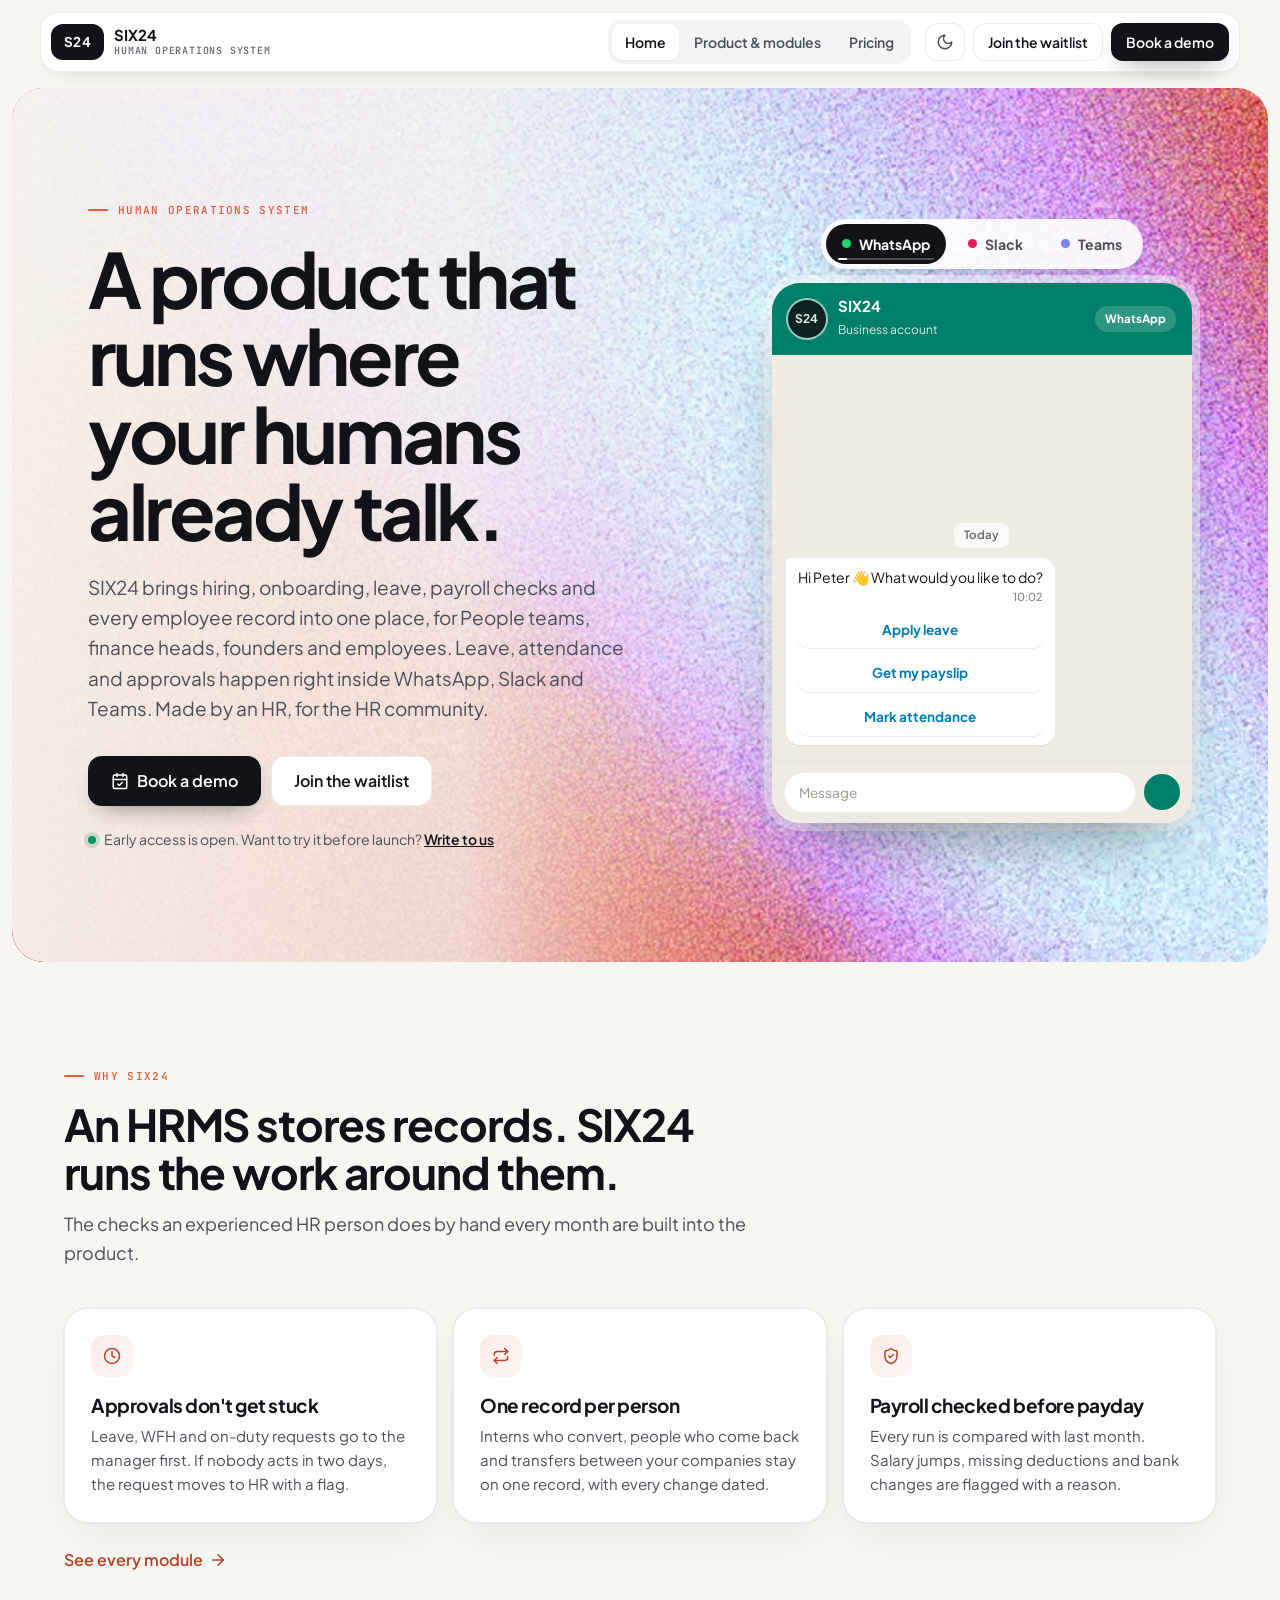
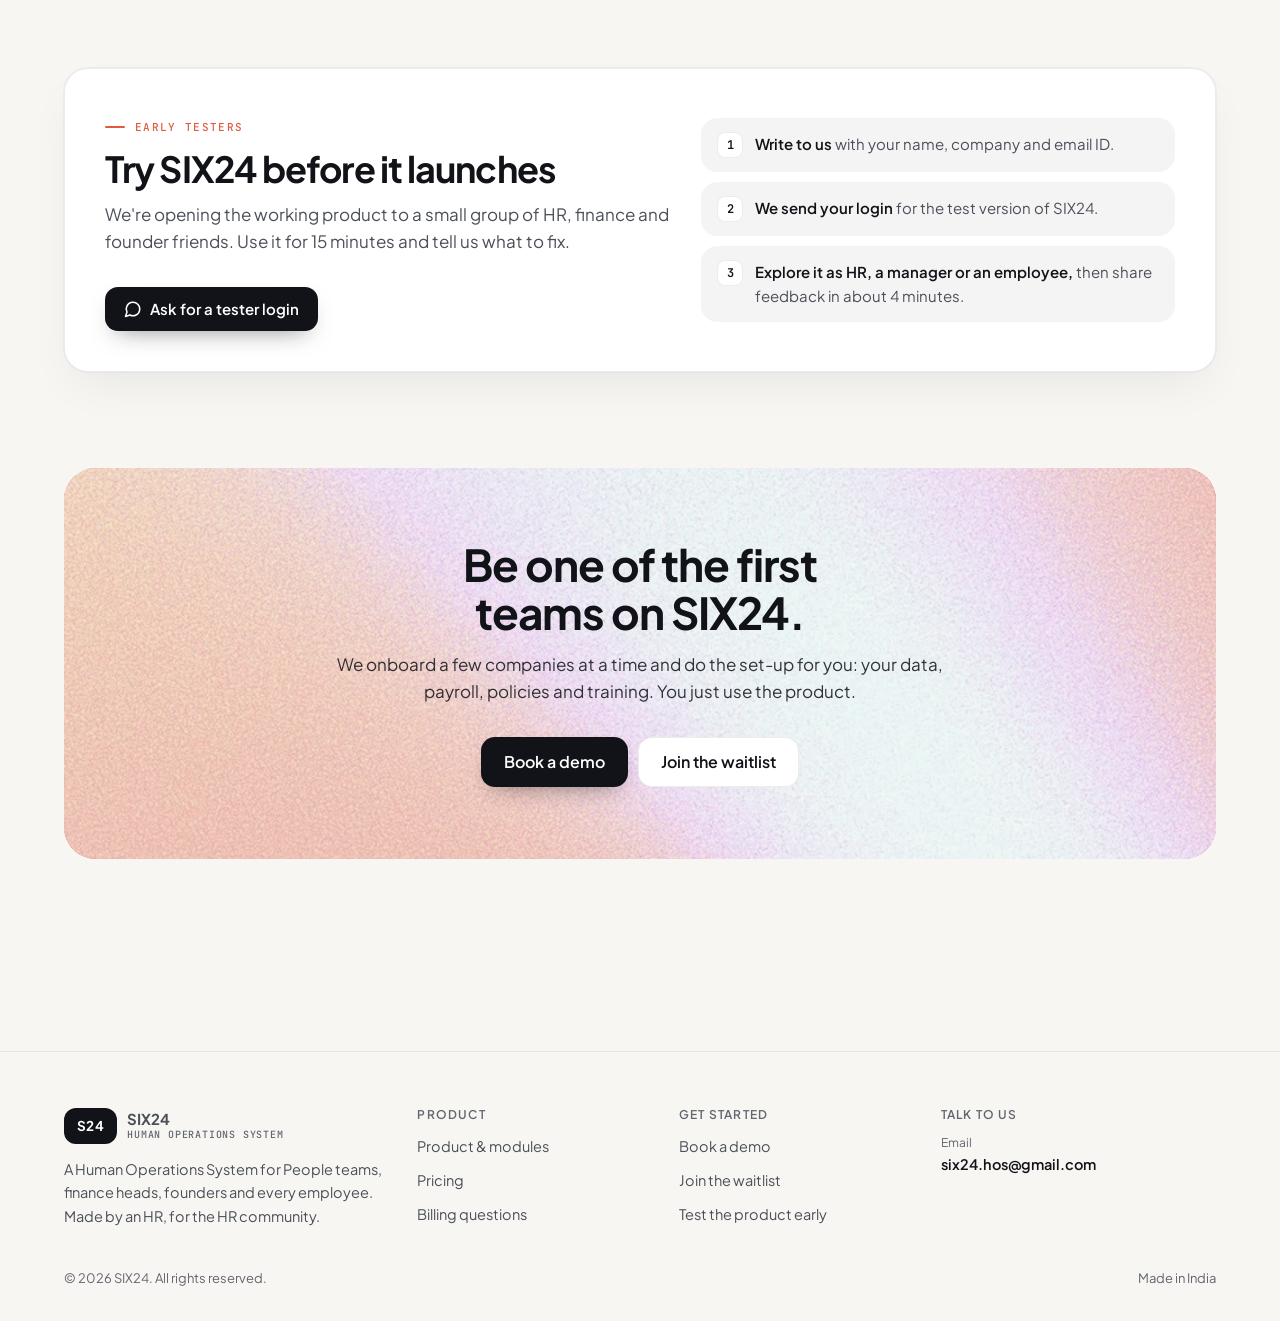
<file: index.html>
<!DOCTYPE html>
<html lang="en-IN" class="light no-js">
<head>
<meta charset="utf-8">
<meta name="viewport" content="width=device-width, initial-scale=1, viewport-fit=cover">
<title>SIX24 · Human Operations System</title>
<meta name="description" content="SIX24 brings hiring, onboarding, leave, payroll checks and every employee record into one place. Made by an HR, for the HR community.">
<script>(function(){var t;try{t=localStorage.getItem('six24.theme')}catch(e){}if(t!=='dark'&&t!=='light')t=window.matchMedia&&matchMedia('(prefers-color-scheme: dark)').matches?'dark':'light';document.documentElement.className=t+' no-js'})()</script>
<link rel="icon" href="assets/favicon.svg" type="image/svg+xml">
<link rel="canonical" href="https://six24.in/">
<meta property="og:type" content="website">
<meta property="og:site_name" content="SIX24">
<meta property="og:title" content="SIX24 · Human Operations System">
<meta property="og:description" content="SIX24 brings hiring, onboarding, leave, payroll checks and every employee record into one place. Made by an HR, for the HR community.">
<meta property="og:url" content="https://six24.in/">
<meta property="og:image" content="https://six24.in/assets/media/hero-poster.jpg">
<meta name="twitter:card" content="summary_large_image">
<meta name="theme-color" content="#F7F6F2" media="(prefers-color-scheme: light)">
<meta name="theme-color" content="#0C0D11" media="(prefers-color-scheme: dark)">
<link rel="preconnect" href="https://fonts.googleapis.com"><link rel="preconnect" href="https://fonts.gstatic.com" crossorigin><link href="https://fonts.googleapis.com/css2?family=Plus+Jakarta+Sans:wght@400;500;600;700;800&family=JetBrains+Mono:wght@400;500;600&display=swap" rel="stylesheet">
<link rel="stylesheet" href="assets/site.css">
</head>
<body>
<a class="skip" href="#main">Skip to content</a>
<header class="site-head">
  <div class="head-bar">
    <a class="logo" href="" aria-label="SIX24 home"><span class="s24">S24</span><span class="logo-t">SIX24<small>Human Operations System</small></span></a>
    <nav class="nav" aria-label="Main"><a href="" aria-current="page">Home</a><a href="product/">Product &amp; modules</a><a href="pricing/">Pricing</a></nav>
    <div class="head-r">
      <button class="icon-btn" type="button" data-theme-btn aria-label="Switch theme"></button>
      <a class="btn btn-sm head-cta" href="waitlist/">Join the waitlist</a>
      <a class="btn btn-sm btn-primary head-cta" href="demo/">Book a demo</a>
      <button class="icon-btn menu-btn" type="button" aria-expanded="false" aria-controls="mob-nav" aria-label="Menu"><svg class="i" viewBox="0 0 24 24" aria-hidden="true"><path d="M4 6h16M4 12h16M4 18h16"/></svg></button>
    </div>
  </div>
</header>
<nav class="mob-nav" id="mob-nav" aria-label="Main"><a href="" aria-current="page">Home</a><a href="product/">Product &amp; modules</a><a href="pricing/">Pricing</a>
  <div class="btns"><a class="btn" href="waitlist/">Join the waitlist</a><a class="btn btn-primary" href="demo/">Book a demo</a></div>
</nav>
<main id="main">

<section class="hero" aria-labelledby="hero-h">
  <div class="hero-panel">
    <video class="hero-video" autoplay muted loop playsinline preload="metadata" poster="assets/media/hero-poster.jpg" aria-hidden="true"><source src="assets/media/hero-bg.mp4" type="video/mp4"></video>
    <div class="hero-in">
      <div class="hero-txt">
        <span class="eyebrow">Human Operations System</span>
        <h1 id="hero-h">A product that runs where your humans already talk.</h1>
        <p class="hero-p">SIX24 brings hiring, onboarding, leave, payroll checks and every employee record into one place, for People teams, finance heads, founders and employees. Leave, attendance and approvals happen right inside WhatsApp, Slack and Teams. Made by an HR, for the HR community.</p>
        <div class="hero-cta">
          <a class="btn btn-primary btn-lg" href="demo/"><svg class="i" viewBox="0 0 24 24" aria-hidden="true"><rect width="18" height="18" x="3" y="4" rx="2"/><path d="M16 2v4M8 2v4M3 10h18"/><path d="m9 16 2 2 4-4"/></svg>Book a demo</a>
          <a class="btn btn-lg" href="waitlist/">Join the waitlist</a>
        </div>
        <p class="hero-note"><span class="dot" aria-hidden="true"></span>Early access is open. Want to try it before launch? <a href="#" data-mail data-subject="I'd like to test SIX24 before launch">Write to us</a></p>
      </div>
      <div class="demo" aria-label="Demo: an employee applies for leave in WhatsApp, Slack or Teams and SIX24 handles the approval">
        <div class="demo-tabs" role="tablist">
          <button class="demo-tab" type="button" role="tab" data-app="wa" style="--app:#25D366" aria-selected="true"><i></i>WhatsApp<span class="prog"></span></button>
          <button class="demo-tab" type="button" role="tab" data-app="sl" style="--app:#E01E5A" aria-selected="false"><i></i>Slack<span class="prog"></span></button>
          <button class="demo-tab" type="button" role="tab" data-app="tm" style="--app:#7B83EB" aria-selected="false"><i></i>Teams<span class="prog"></span></button>
        </div>
        <div class="phone" data-app="wa" role="tabpanel" aria-live="off">
          <div class="ph-head"><span class="ph-av" aria-hidden="true">S24</span><div><b>SIX24</b><span data-sub>Business account</span></div><span class="app-name" data-appname>WhatsApp</span></div>
          <div class="ph-body"><div class="ph-scroll" data-chat></div></div>
          <div class="ph-input"><span>Message</span><b aria-hidden="true"></b></div>
        </div>
      </div>
    </div>
  </div>
</section>

<section class="section" aria-labelledby="diff-h">
  <div class="wrap">
    <div class="s-head rv">
      <span class="eyebrow">Why SIX24</span>
      <h2 id="diff-h">An HRMS stores records. SIX24 runs the work around them.</h2>
      <p>The checks an experienced HR person does by hand every month are built into the product.</p>
    </div>
    <div class="trio">
      <article class="panel rv"><span class="ico"><svg class="i" viewBox="0 0 24 24" aria-hidden="true"><circle cx="12" cy="12" r="10"/><path d="M12 6v6l4 2"/></svg></span><h3>Approvals don't get stuck</h3><p>Leave, WFH and on-duty requests go to the manager first. If nobody acts in two days, the request moves to HR with a flag.</p></article>
      <article class="panel rv"><span class="ico"><svg class="i" viewBox="0 0 24 24" aria-hidden="true"><path d="m17 2 4 4-4 4"/><path d="M3 11v-1a4 4 0 0 1 4-4h14M7 22l-4-4 4-4"/><path d="M21 13v1a4 4 0 0 1-4 4H3"/></svg></span><h3>One record per person</h3><p>Interns who convert, people who come back and transfers between your companies stay on one record, with every change dated.</p></article>
      <article class="panel rv"><span class="ico"><svg class="i" viewBox="0 0 24 24" aria-hidden="true"><path d="M20 13c0 5-3.5 7.5-7.66 8.95a1 1 0 0 1-.67-.01C7.5 20.5 4 18 4 13V6a1 1 0 0 1 1-1c2 0 4.5-1.2 6.24-2.72a1.17 1.17 0 0 1 1.52 0C14.51 3.81 17 5 19 5a1 1 0 0 1 1 1z"/><path d="m9 12 2 2 4-4"/></svg></span><h3>Payroll checked before payday</h3><p>Every run is compared with last month. Salary jumps, missing deductions and bank changes are flagged with a reason.</p></article>
    </div>
    <p style="margin-top:24px" class="rv"><a class="link" href="product/">See every module <svg class="i" viewBox="0 0 24 24" aria-hidden="true"><path d="M5 12h14"/><path d="m12 5 7 7-7 7"/></svg></a></p>
  </div>
</section>

<section class="wrap" aria-labelledby="test-h">
  <div class="panel tester rv">
    <div>
      <span class="eyebrow">Early testers</span>
      <h2 id="test-h" style="margin-top:14px">Try SIX24 before it launches</h2>
      <p>We're opening the working product to a small group of HR, finance and founder friends. Use it for 15 minutes and tell us what to fix.</p>
      <div class="hero-cta"><a class="btn btn-primary" href="#" data-mail data-subject="I'd like to test SIX24 before launch"><svg class="i" viewBox="0 0 24 24" aria-hidden="true"><path d="M7.9 20A9 9 0 1 0 4 16.1L2 22Z"/></svg>Ask for a tester login</a></div>
    </div>
    <ol class="steps-mini">
      <li><b>1</b><span><strong>Write to us</strong> with your name, company and email ID.</span></li>
      <li><b>2</b><span><strong>We send your login</strong> for the test version of SIX24.</span></li>
      <li><b>3</b><span><strong>Explore it as HR, a manager or an employee,</strong> then share feedback in about 4 minutes.</span></li>
    </ol>
  </div>
</section>

<section class="section" aria-labelledby="close-h">
  <div class="wrap">
    <div class="closing rv">
      <h2 id="close-h">Be one of the first teams on SIX24.</h2>
      <p>We onboard a few companies at a time and do the set-up for you: your data, payroll, policies and training. You just use the product.</p>
      <div class="hero-cta"><a class="btn btn-primary btn-lg" href="demo/">Book a demo</a><a class="btn btn-lg" href="waitlist/">Join the waitlist</a></div>
    </div>
  </div>
</section>
</main>
<footer class="site-foot">
  <div class="wrap">
    <div class="foot-top">
      <div>
        <a class="logo" href=""><span class="s24">S24</span><span class="logo-t">SIX24<small>Human Operations System</small></span></a>
        <p>A Human Operations System for People teams, finance heads, founders and every employee. Made by an HR, for the HR community.</p>
      </div>
      <div><h4>Product</h4><ul><li><a href="product/">Product &amp; modules</a></li><li><a href="pricing/">Pricing</a></li><li><a href="pricing/#faq">Billing questions</a></li></ul></div>
      <div><h4>Get started</h4><ul><li><a href="demo/">Book a demo</a></li><li><a href="waitlist/">Join the waitlist</a></li><li><a href="#" data-mail data-subject="I'd like to test SIX24 before launch">Test the product early</a></li></ul></div>
      <div class="reach"><h4>Talk to us</h4>
        <a href="#" data-mail><small>Email</small><span>six24.hos@gmail.com</span></a>
      </div>
    </div>
    <div class="foot-base"><span>© <span id="year">2026</span> SIX24. All rights reserved.</span><span>Made in India</span></div>
  </div>
</footer>
<script src="assets/config.js"></script>
<script src="assets/site.js"></script>
</body>
</html>
</file>
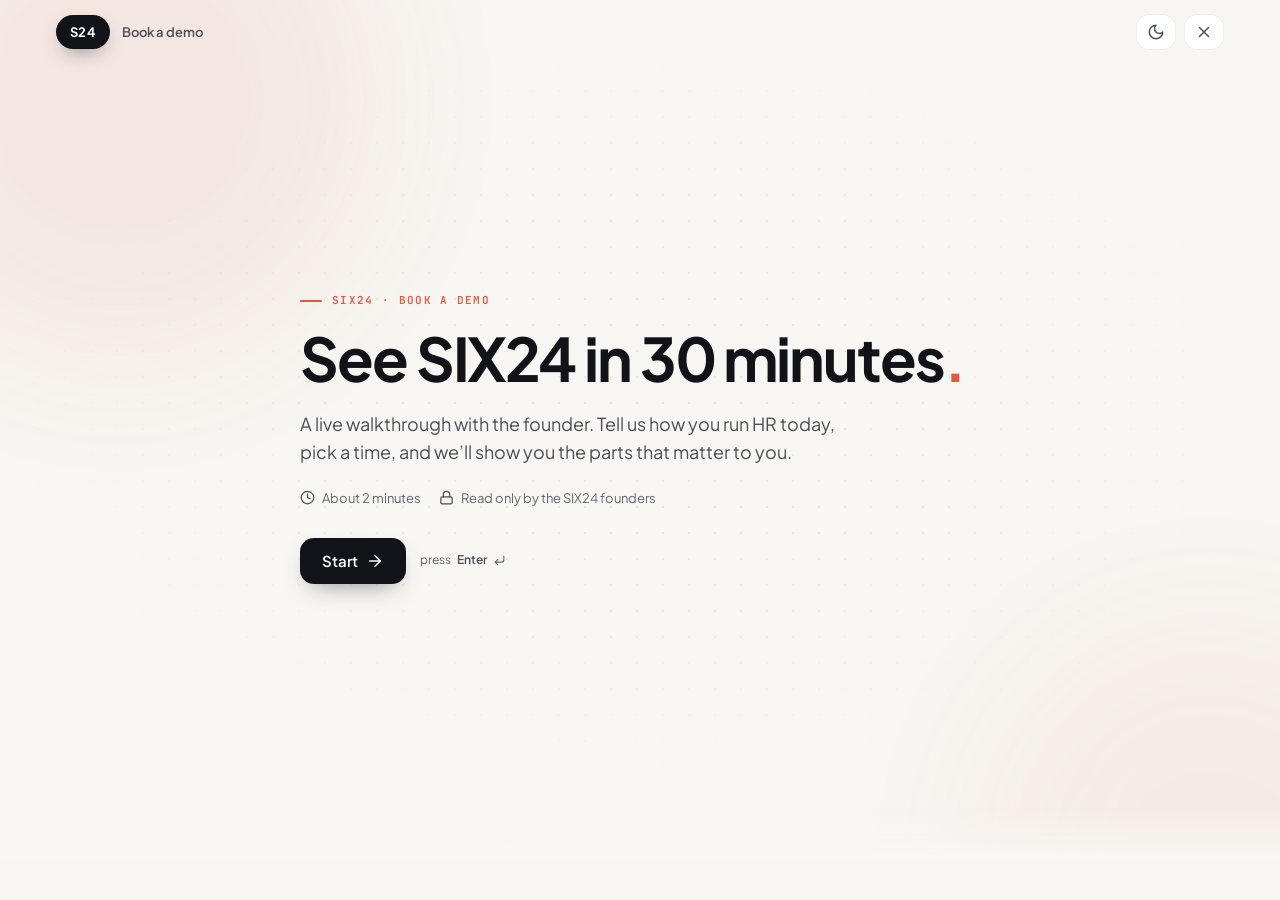
<file: demo/index.html>
<!DOCTYPE html>
<html lang="en-IN" class="light">
<head>
<meta charset="utf-8">
<meta name="viewport" content="width=device-width, initial-scale=1, viewport-fit=cover">
<title>Book a demo · SIX24</title>
<meta name="description" content="Book a 30-minute walkthrough of SIX24, the Human Operations System.">
<link rel="icon" href="../assets/favicon.svg" type="image/svg+xml">
<link rel="canonical" href="https://six24.in/demo/">
<meta property="og:title" content="Book a demo · SIX24"><meta property="og:description" content="Book a 30-minute walkthrough of SIX24, the Human Operations System."><meta property="og:url" content="https://six24.in/demo/"><meta property="og:image" content="https://six24.in/assets/media/hero-poster.jpg">
<script>(function(){var t;try{t=localStorage.getItem('six24.theme')}catch(e){}if(t)t=t.replace(/"/g,'');if(t!=='dark'&&t!=='light')t=matchMedia('(prefers-color-scheme: dark)').matches?'dark':'light';document.documentElement.className=t})()</script>
<link rel="preconnect" href="https://fonts.googleapis.com"><link rel="preconnect" href="https://fonts.gstatic.com" crossorigin><link href="https://fonts.googleapis.com/css2?family=Plus+Jakarta+Sans:wght@400;500;600;700&family=JetBrains+Mono:wght@400;500;600&display=swap" rel="stylesheet">
<link rel="stylesheet" href="../assets/flow.css">
</head>
<body>
<div class="amb" aria-hidden="true"><div class="blob b1"></div><div class="blob b2"></div></div>
<div class="prog" aria-hidden="true"><i id="progBar"></i></div>
<header class="top">
  <a class="brand" href="../" aria-label="SIX24 home"><span class="s24">S24</span><span class="brand-t">Book a demo</span></a>
  <div class="top-r">
    <span class="count mono" id="count"></span>
    <button class="icon-btn" id="themeBtn" type="button" aria-label="Switch theme" title="Switch theme"></button>
    <a class="icon-btn" id="closeBtn" href="../" aria-label="Close and go back to six24.in" title="Close"></a>
  </div>
</header>
<main class="stage" id="stage" aria-live="polite"></main>
<input class="hp" id="hp" tabindex="-1" autocomplete="off" aria-hidden="true">
<div class="foot" aria-hidden="true"></div>
<nav class="pager" id="pager" aria-label="Question navigation"><button id="upBtn" type="button" aria-label="Previous question"></button><button id="downBtn" type="button" aria-label="Next question"></button></nav>
<div class="pv" id="pv">Preview: answers stay in this browser until the form is connected</div>
<div class="scrim" id="scrim" role="dialog" aria-modal="true" aria-labelledby="dlgT">
  <div class="dlg">
    <h2 id="dlgT">Leave this form?</h2>
    <p>Your answers are kept on this device if you save them. Open this page again to pick up where you left off.</p>
    <div class="dlg-a"><button class="btn btn-bad" id="dDiscard" type="button">Discard</button><button class="btn" id="dCont" type="button">Continue</button><button class="btn-primary" id="dSave" type="button">Save and leave</button></div>
  </div>
</div>
<div class="toast" id="toast" role="status"></div>
<script src="../assets/config.js"></script>
<script>

const ROLES = ['People / HR', 'Finance', 'Founder / Leadership', 'Manager', 'Employee', 'Other'];
const SIZES = ['Under 15', '15 – 50', '51 – 100', '101 – 300', '301 – 1,000', '1,000+'];

function days() {
  const out = [], d = new Date(), M = ['Jan','Feb','Mar','Apr','May','Jun','Jul','Aug','Sep','Oct','Nov','Dec'], W = ['Sun','Mon','Tue','Wed','Thu','Fri','Sat'];
  d.setHours(12, 0, 0, 0);
  while (out.length < 8) { d.setDate(d.getDate() + 1); if (d.getDay() === 0 || d.getDay() === 6) continue; out.push(W[d.getDay()] + ', ' + String(d.getDate()).padStart(2, '0') + ' ' + M[d.getMonth()] + ' ' + d.getFullYear()); }
  return out;
}
window.FLOW = {
  key: 'demo', home: '../', submitLabel: 'Request the demo', prefill: ['plan', 'name', 'email'],
  welcome: { eyebrow: 'SIX24 · Book a demo', title: 'See SIX24 in 30 minutes', text: 'A live walkthrough with the founder. Tell us how you run HR today, pick a time, and we’ll show you the parts that matter to you.', time: 'About 2 minutes' },
  steps: [
    { id: 'name', type: 'text', title: 'First things first, what’s your name?', ph: 'Type your name', req: 1, max: 80, ac: 'name' },
    { id: 'email', type: 'email', title: 'Thanks, <em>{first}</em>. Where should we send the invite?', help: 'Your work email works best.', ph: 'name@company.com', req: 1 },
    { id: 'company', type: 'text', title: 'Which company are you with?', ph: 'Company name', req: 1, max: 100, ac: 'organization' },
    { id: 'role', type: 'single', title: 'What do you do, {first}?', opts: ROLES, other: 'Other', req: 1 },
    { id: 'size', type: 'single', title: 'How many people work there?', opts: SIZES, two: 1, req: 1 },
    { id: 'entities', type: 'single', title: 'How many legal companies do you run payroll for?', opts: ['One', '2 – 3', '4 or more'], req: 1 },
    { id: 'focus', type: 'multi', title: 'What should we cover?', opts: ['Hiring', 'Onboarding', 'Leave and attendance', 'Payroll', 'People records', 'Policies and documents', 'Engagement', 'Pricing and set-up'], two: 1, req: 1 },
    { id: 'day', type: 'single', title: 'Which day suits you?', help: 'We’ll confirm the exact time by email.', opts: days, two: 1, req: 1 },
    { id: 'slot', type: 'single', title: 'And what time of day?', help: 'All times are Indian Standard Time.', opts: [{ v: 'Morning', s: '10 am – 12 pm' }, { v: 'Afternoon', s: '2 pm – 4 pm' }, { v: 'Evening', s: '5 pm – 7 pm' }], req: 1 },
    { id: 'mode', type: 'single', title: 'How would you like to meet?', opts: ['Google Meet', 'Zoom', 'Microsoft Teams', 'Phone or WhatsApp call'], req: 1 },
    { id: 'phone', type: 'phone', title: 'Your phone number?', help: 'In case we need to reach you before the call.', ph: '98765 43210', req: 1 },
    { id: 'notes', type: 'long', title: 'Anything we should know before the call?', ph: 'For example: we run payroll for 120 people across two companies on spreadsheets.' }
  ],
  end: (A, esc) => ({
    title: 'Request received, ' + esc((A.name || '').split(' ')[0]),
    text: 'We’ll confirm your demo for <b>' + esc(A.day) + ', ' + esc((A.slot || '').toLowerCase()) + '</b> by email at ' + esc(A.email) + ', within one working day.',
    recap: [['Meeting', A.mode || '–'], ['We’ll cover', (A.focus || []).slice(0, 3).join(', ') + ((A.focus || []).length > 3 ? ' and more' : '')]],
    actions: '<a class="btn-primary" href="../product/">Explore the product</a><a class="btn" href="../">Back to six24.in</a>'
  })
};

</script>
<script src="../assets/flow.js"></script>
</body>
</html>
</file>
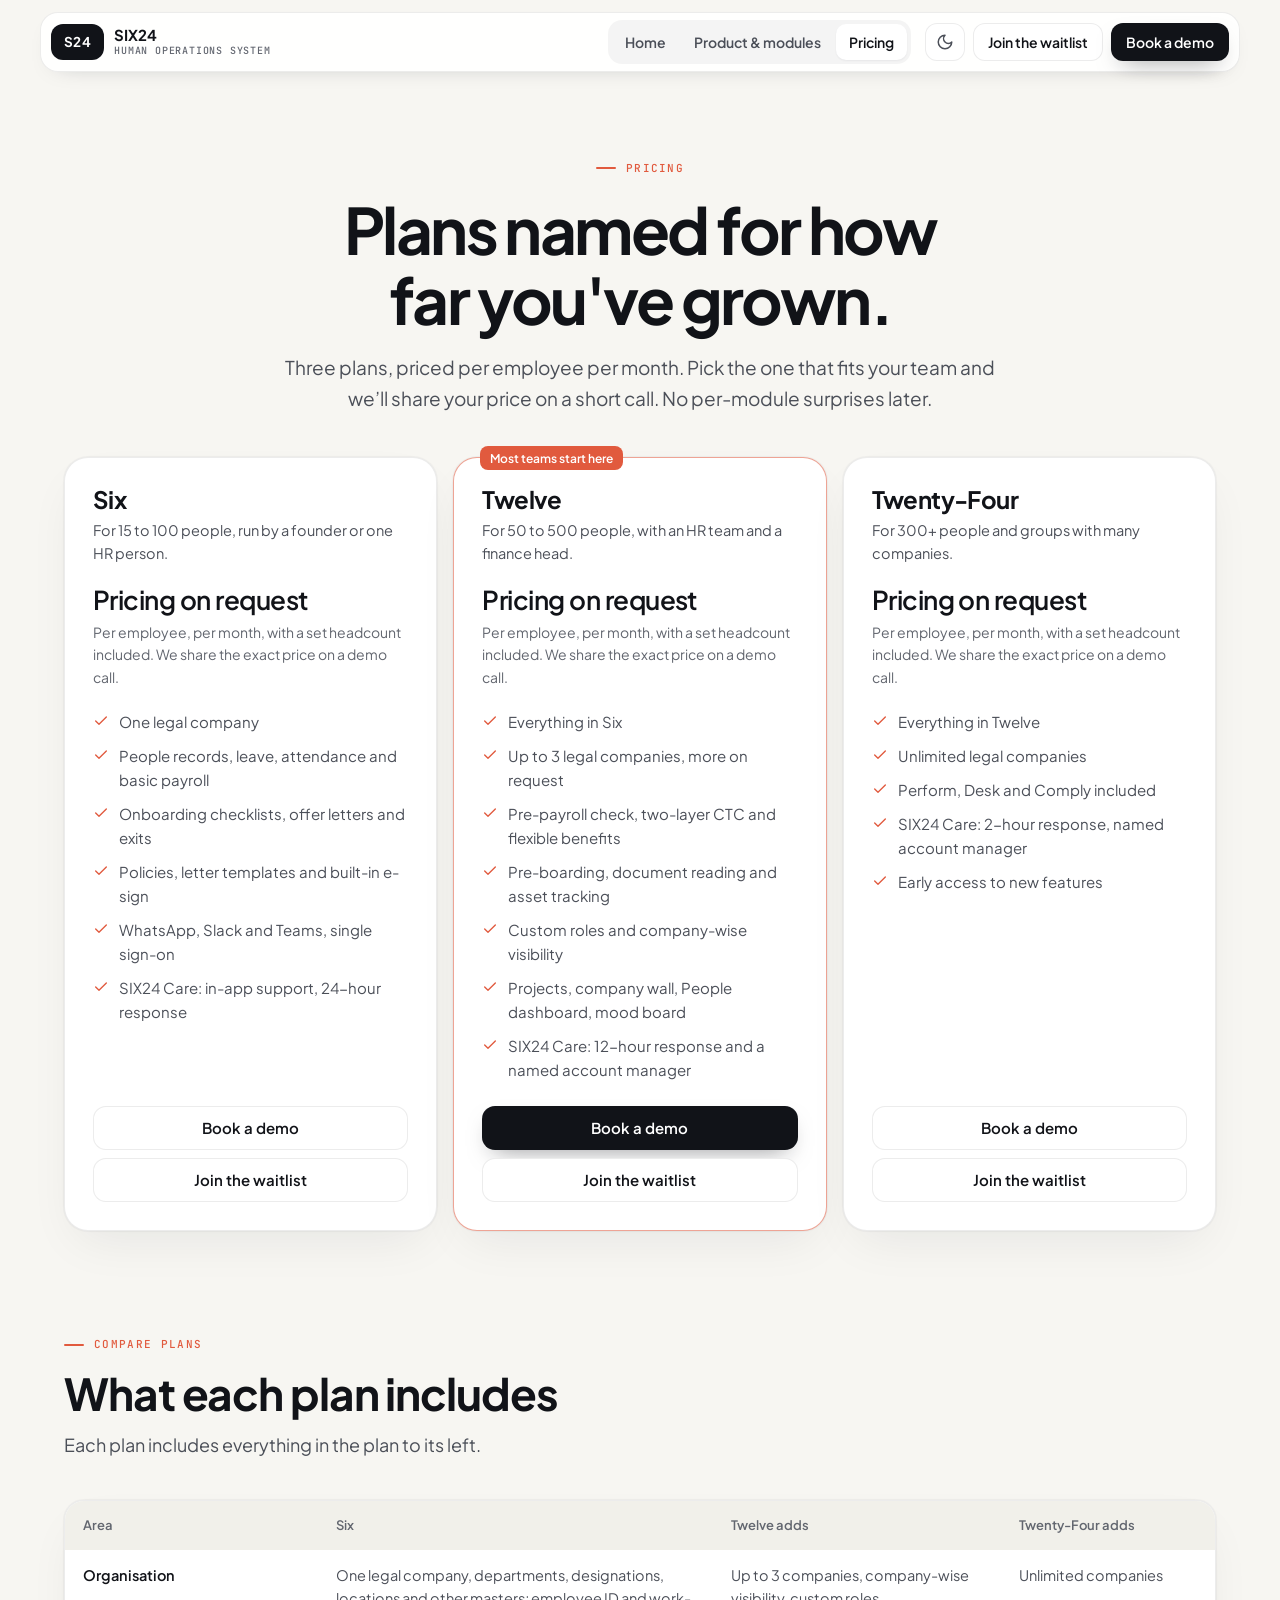
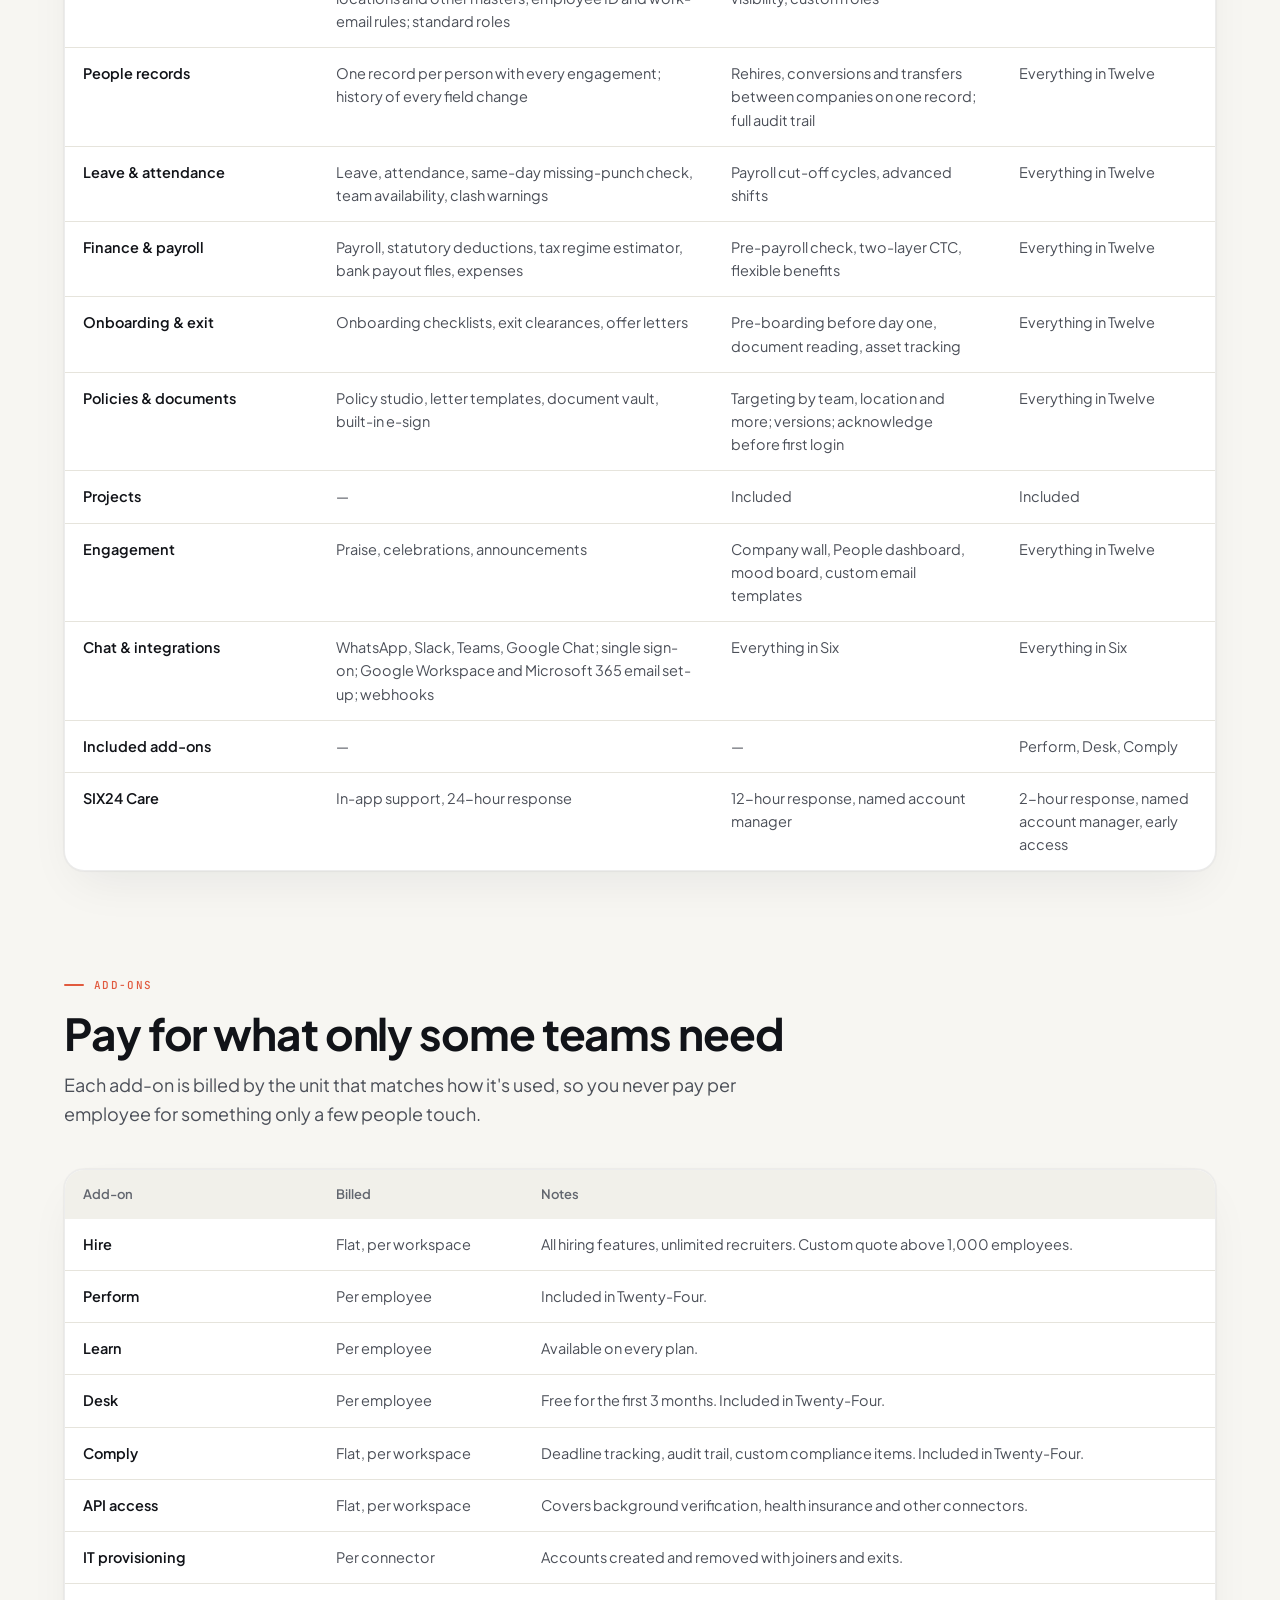
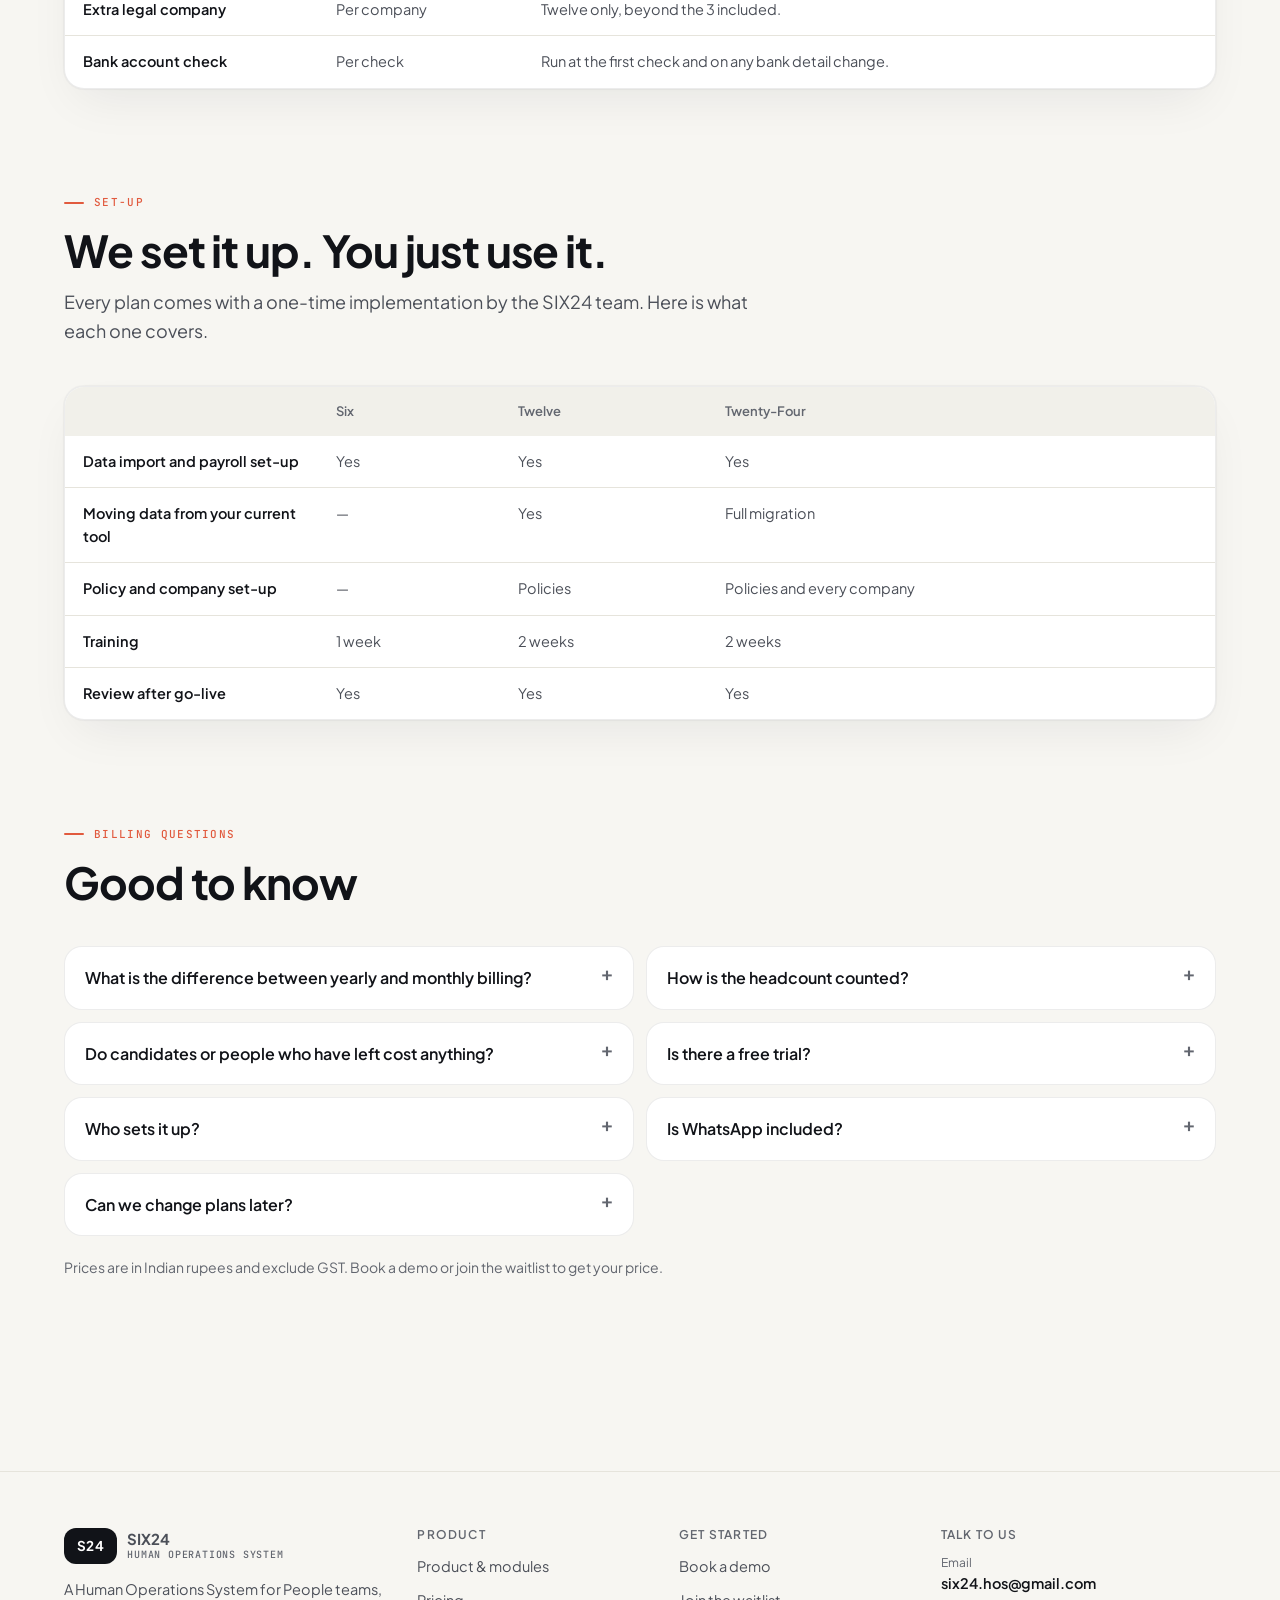
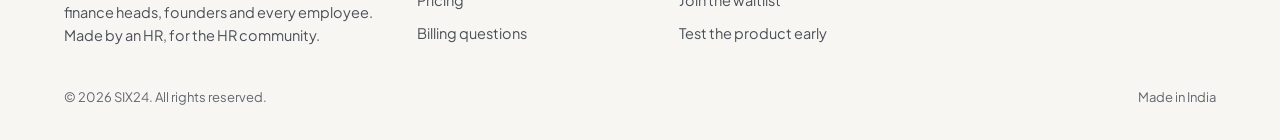
<file: pricing/index.html>
<!DOCTYPE html>
<html lang="en-IN" class="light no-js">
<head>
<meta charset="utf-8">
<meta name="viewport" content="width=device-width, initial-scale=1, viewport-fit=cover">
<title>Pricing · SIX24</title>
<meta name="description" content="SIX24 plans Six, Twelve and Twenty-Four: what each includes, add-ons and set-up. Book a demo for your price.">
<script>(function(){var t;try{t=localStorage.getItem('six24.theme')}catch(e){}if(t!=='dark'&&t!=='light')t=window.matchMedia&&matchMedia('(prefers-color-scheme: dark)').matches?'dark':'light';document.documentElement.className=t+' no-js'})()</script>
<link rel="icon" href="../assets/favicon.svg" type="image/svg+xml">
<link rel="canonical" href="https://six24.in/pricing/">
<meta property="og:type" content="website">
<meta property="og:site_name" content="SIX24">
<meta property="og:title" content="Pricing · SIX24">
<meta property="og:description" content="SIX24 plans Six, Twelve and Twenty-Four: what each includes, add-ons and set-up. Book a demo for your price.">
<meta property="og:url" content="https://six24.in/pricing/">
<meta property="og:image" content="https://six24.in/assets/media/hero-poster.jpg">
<meta name="twitter:card" content="summary_large_image">
<meta name="theme-color" content="#F7F6F2" media="(prefers-color-scheme: light)">
<meta name="theme-color" content="#0C0D11" media="(prefers-color-scheme: dark)">
<link rel="preconnect" href="https://fonts.googleapis.com"><link rel="preconnect" href="https://fonts.gstatic.com" crossorigin><link href="https://fonts.googleapis.com/css2?family=Plus+Jakarta+Sans:wght@400;500;600;700;800&family=JetBrains+Mono:wght@400;500;600&display=swap" rel="stylesheet">
<link rel="stylesheet" href="../assets/site.css">
</head>
<body>
<a class="skip" href="#main">Skip to content</a>
<header class="site-head">
  <div class="head-bar">
    <a class="logo" href="../" aria-label="SIX24 home"><span class="s24">S24</span><span class="logo-t">SIX24<small>Human Operations System</small></span></a>
    <nav class="nav" aria-label="Main"><a href="../">Home</a><a href="../product/">Product &amp; modules</a><a href="../pricing/" aria-current="page">Pricing</a></nav>
    <div class="head-r">
      <button class="icon-btn" type="button" data-theme-btn aria-label="Switch theme"></button>
      <a class="btn btn-sm head-cta" href="../waitlist/">Join the waitlist</a>
      <a class="btn btn-sm btn-primary head-cta" href="../demo/">Book a demo</a>
      <button class="icon-btn menu-btn" type="button" aria-expanded="false" aria-controls="mob-nav" aria-label="Menu"><svg class="i" viewBox="0 0 24 24" aria-hidden="true"><path d="M4 6h16M4 12h16M4 18h16"/></svg></button>
    </div>
  </div>
</header>
<nav class="mob-nav" id="mob-nav" aria-label="Main"><a href="../">Home</a><a href="../product/">Product &amp; modules</a><a href="../pricing/" aria-current="page">Pricing</a>
  <div class="btns"><a class="btn" href="../waitlist/">Join the waitlist</a><a class="btn btn-primary" href="../demo/">Book a demo</a></div>
</nav>
<main id="main">

<section class="page-hero" style="padding-bottom:0">
  <div class="wrap" style="text-align:center">
    <span class="eyebrow" style="justify-content:center">Pricing</span>
    <h1 style="margin-left:auto;margin-right:auto">Plans named for how far you've grown.</h1>
    <p style="margin-left:auto;margin-right:auto">Three plans, priced per employee per month. Pick the one that fits your team and we’ll share your price on a short call. No per-module surprises later.</p>
  </div>
</section>
<section class="wrap">
  <div class="plans" style="margin-top:44px"><article class="panel plan rv">
  <h3>Six</h3><p class="fit">For 15 to 100 people, run by a founder or one HR person.</p>
  <div class="price"><div class="quote">Pricing on request</div><div class="per">Per employee, per month, with a set headcount included. We share the exact price on a demo call.</div></div>
  <ul class="feat"><li><svg class="i" viewBox="0 0 24 24" aria-hidden="true"><path d="M20 6 9 17l-5-5"/></svg><span>One legal company</span></li><li><svg class="i" viewBox="0 0 24 24" aria-hidden="true"><path d="M20 6 9 17l-5-5"/></svg><span>People records, leave, attendance and basic payroll</span></li><li><svg class="i" viewBox="0 0 24 24" aria-hidden="true"><path d="M20 6 9 17l-5-5"/></svg><span>Onboarding checklists, offer letters and exits</span></li><li><svg class="i" viewBox="0 0 24 24" aria-hidden="true"><path d="M20 6 9 17l-5-5"/></svg><span>Policies, letter templates and built-in e-sign</span></li><li><svg class="i" viewBox="0 0 24 24" aria-hidden="true"><path d="M20 6 9 17l-5-5"/></svg><span>WhatsApp, Slack and Teams, single sign-on</span></li><li><svg class="i" viewBox="0 0 24 24" aria-hidden="true"><path d="M20 6 9 17l-5-5"/></svg><span>SIX24 Care: in-app support, 24-hour response</span></li></ul>
  <div class="btns"><a class="btn" href="../demo/?plan=Six">Book a demo</a><a class="btn" href="../waitlist/?plan=Six">Join the waitlist</a></div>
</article><article class="panel plan hero-plan rv"><span class="tag">Most teams start here</span>
  <h3>Twelve</h3><p class="fit">For 50 to 500 people, with an HR team and a finance head.</p>
  <div class="price"><div class="quote">Pricing on request</div><div class="per">Per employee, per month, with a set headcount included. We share the exact price on a demo call.</div></div>
  <ul class="feat"><li><svg class="i" viewBox="0 0 24 24" aria-hidden="true"><path d="M20 6 9 17l-5-5"/></svg><span>Everything in Six</span></li><li><svg class="i" viewBox="0 0 24 24" aria-hidden="true"><path d="M20 6 9 17l-5-5"/></svg><span>Up to 3 legal companies, more on request</span></li><li><svg class="i" viewBox="0 0 24 24" aria-hidden="true"><path d="M20 6 9 17l-5-5"/></svg><span>Pre-payroll check, two-layer CTC and flexible benefits</span></li><li><svg class="i" viewBox="0 0 24 24" aria-hidden="true"><path d="M20 6 9 17l-5-5"/></svg><span>Pre-boarding, document reading and asset tracking</span></li><li><svg class="i" viewBox="0 0 24 24" aria-hidden="true"><path d="M20 6 9 17l-5-5"/></svg><span>Custom roles and company-wise visibility</span></li><li><svg class="i" viewBox="0 0 24 24" aria-hidden="true"><path d="M20 6 9 17l-5-5"/></svg><span>Projects, company wall, People dashboard, mood board</span></li><li><svg class="i" viewBox="0 0 24 24" aria-hidden="true"><path d="M20 6 9 17l-5-5"/></svg><span>SIX24 Care: 12-hour response and a named account manager</span></li></ul>
  <div class="btns"><a class="btn btn-primary" href="../demo/?plan=Twelve">Book a demo</a><a class="btn" href="../waitlist/?plan=Twelve">Join the waitlist</a></div>
</article><article class="panel plan rv">
  <h3>Twenty-Four</h3><p class="fit">For 300+ people and groups with many companies.</p>
  <div class="price"><div class="quote">Pricing on request</div><div class="per">Per employee, per month, with a set headcount included. We share the exact price on a demo call.</div></div>
  <ul class="feat"><li><svg class="i" viewBox="0 0 24 24" aria-hidden="true"><path d="M20 6 9 17l-5-5"/></svg><span>Everything in Twelve</span></li><li><svg class="i" viewBox="0 0 24 24" aria-hidden="true"><path d="M20 6 9 17l-5-5"/></svg><span>Unlimited legal companies</span></li><li><svg class="i" viewBox="0 0 24 24" aria-hidden="true"><path d="M20 6 9 17l-5-5"/></svg><span>Perform, Desk and Comply included</span></li><li><svg class="i" viewBox="0 0 24 24" aria-hidden="true"><path d="M20 6 9 17l-5-5"/></svg><span>SIX24 Care: 2-hour response, named account manager</span></li><li><svg class="i" viewBox="0 0 24 24" aria-hidden="true"><path d="M20 6 9 17l-5-5"/></svg><span>Early access to new features</span></li></ul>
  <div class="btns"><a class="btn" href="../demo/?plan=Twenty-Four">Book a demo</a><a class="btn" href="../waitlist/?plan=Twenty-Four">Join the waitlist</a></div>
</article></div>

</section>

<section class="section" aria-labelledby="cmp-h">
  <div class="wrap">
    <div class="s-head rv"><span class="eyebrow">Compare plans</span><h2 id="cmp-h">What each plan includes</h2><p>Each plan includes everything in the plan to its left.</p></div>
    <div class="tbl-wrap rv"><table class="tbl"><thead><tr><th scope="col">Area</th><th scope="col">Six</th><th scope="col">Twelve adds</th><th scope="col">Twenty-Four adds</th></tr></thead><tbody><tr><th scope="row">Organisation</th><td>One legal company, departments, designations, locations and other masters; employee ID and work-email rules; standard roles</td><td>Up to 3 companies, company-wise visibility, custom roles</td><td>Unlimited companies</td></tr><tr><th scope="row">People records</th><td>One record per person with every engagement; history of every field change</td><td>Rehires, conversions and transfers between companies on one record; full audit trail</td><td>Everything in Twelve</td></tr><tr><th scope="row">Leave &amp; attendance</th><td>Leave, attendance, same-day missing-punch check, team availability, clash warnings</td><td>Payroll cut-off cycles, advanced shifts</td><td>Everything in Twelve</td></tr><tr><th scope="row">Finance &amp; payroll</th><td>Payroll, statutory deductions, tax regime estimator, bank payout files, expenses</td><td>Pre-payroll check, two-layer CTC, flexible benefits</td><td>Everything in Twelve</td></tr><tr><th scope="row">Onboarding &amp; exit</th><td>Onboarding checklists, exit clearances, offer letters</td><td>Pre-boarding before day one, document reading, asset tracking</td><td>Everything in Twelve</td></tr><tr><th scope="row">Policies &amp; documents</th><td>Policy studio, letter templates, document vault, built-in e-sign</td><td>Targeting by team, location and more; versions; acknowledge before first login</td><td>Everything in Twelve</td></tr><tr><th scope="row">Projects</th><td>—</td><td>Included</td><td>Included</td></tr><tr><th scope="row">Engagement</th><td>Praise, celebrations, announcements</td><td>Company wall, People dashboard, mood board, custom email templates</td><td>Everything in Twelve</td></tr><tr><th scope="row">Chat &amp; integrations</th><td>WhatsApp, Slack, Teams, Google Chat; single sign-on; Google Workspace and Microsoft 365 email set-up; webhooks</td><td>Everything in Six</td><td>Everything in Six</td></tr><tr><th scope="row">Included add-ons</th><td>—</td><td>—</td><td>Perform, Desk, Comply</td></tr><tr><th scope="row">SIX24 Care</th><td>In-app support, 24-hour response</td><td>12-hour response, named account manager</td><td>2-hour response, named account manager, early access</td></tr></tbody></table></div>
  </div>
</section>

<section class="section" style="padding-top:0" aria-labelledby="add-h">
  <div class="wrap">
    <div class="s-head rv"><span class="eyebrow">Add-ons</span><h2 id="add-h">Pay for what only some teams need</h2><p>Each add-on is billed by the unit that matches how it's used, so you never pay per employee for something only a few people touch.</p></div>
    <div class="tbl-wrap rv"><table class="tbl"><thead><tr><th scope="col">Add-on</th><th scope="col">Billed</th><th scope="col">Notes</th></tr></thead><tbody><tr><th scope="row">Hire</th><td>Flat, per workspace</td><td>All hiring features, unlimited recruiters. Custom quote above 1,000 employees.</td></tr><tr><th scope="row">Perform</th><td>Per employee</td><td>Included in Twenty-Four.</td></tr><tr><th scope="row">Learn</th><td>Per employee</td><td>Available on every plan.</td></tr><tr><th scope="row">Desk</th><td>Per employee</td><td>Free for the first 3 months. Included in Twenty-Four.</td></tr><tr><th scope="row">Comply</th><td>Flat, per workspace</td><td>Deadline tracking, audit trail, custom compliance items. Included in Twenty-Four.</td></tr><tr><th scope="row">API access</th><td>Flat, per workspace</td><td>Covers background verification, health insurance and other connectors.</td></tr><tr><th scope="row">IT provisioning</th><td>Per connector</td><td>Accounts created and removed with joiners and exits.</td></tr><tr><th scope="row">Extra legal company</th><td>Per company</td><td>Twelve only, beyond the 3 included.</td></tr><tr><th scope="row">Bank account check</th><td>Per check</td><td>Run at the first check and on any bank detail change.</td></tr></tbody></table></div>
  </div>
</section>

<section class="section" style="padding-top:0" aria-labelledby="impl-h">
  <div class="wrap">
    <div class="s-head rv"><span class="eyebrow">Set-up</span><h2 id="impl-h">We set it up. You just use it.</h2><p>Every plan comes with a one-time implementation by the SIX24 team. Here is what each one covers.</p></div>
    <div class="tbl-wrap rv"><table class="tbl"><thead><tr><th scope="col"></th><th scope="col">Six</th><th scope="col">Twelve</th><th scope="col">Twenty-Four</th></tr></thead><tbody>
      <tr><th scope="row">Data import and payroll set-up</th><td>Yes</td><td>Yes</td><td>Yes</td></tr>
      <tr><th scope="row">Moving data from your current tool</th><td>—</td><td>Yes</td><td>Full migration</td></tr>
      <tr><th scope="row">Policy and company set-up</th><td>—</td><td>Policies</td><td>Policies and every company</td></tr>
      <tr><th scope="row">Training</th><td>1 week</td><td>2 weeks</td><td>2 weeks</td></tr>
      <tr><th scope="row">Review after go-live</th><td>Yes</td><td>Yes</td><td>Yes</td></tr>
    </tbody></table></div>
  </div>
</section>

<section class="section" style="padding-top:0" id="faq" aria-labelledby="faq-h">
  <div class="wrap">
    <div class="s-head rv"><span class="eyebrow">Billing questions</span><h2 id="faq-h">Good to know</h2></div>
    <div class="faq"><details class="rv"><summary>What is the difference between yearly and monthly billing?</summary><p>Yearly billing costs less and is paid upfront for the year. Monthly billing costs a little more and has no lock-in.</p></details><details class="rv"><summary>How is the headcount counted?</summary><p>Each plan includes a set number of employees, and every active employee above that is billed per employee. Consultants and interns count as employees.</p></details><details class="rv"><summary>Do candidates or people who have left cost anything?</summary><p>No. Candidates are free until they join. People who have left become free once their full-and-final settlement is done, and they keep free access to their payslips and Form 16.</p></details><details class="rv"><summary>Is there a free trial?</summary><p>Yes, 7 days on any plan. There is no free plan.</p></details><details class="rv"><summary>Who sets it up?</summary><p>We do: your data, payroll, policies and training. You don't have to plan a migration. You just use the product.</p></details><details class="rv"><summary>Is WhatsApp included?</summary><p>Yes, on every plan, up to 100 messages per employee per month, at no extra cost.</p></details><details class="rv"><summary>Can we change plans later?</summary><p>Yes. If you need a second legal company on Six, or two of Perform, Desk and Comply on Twelve, moving up a plan usually costs less than adding them separately.</p></details></div>
    <p class="rv" style="margin-top:20px;color:var(--mute);font-size:14px">Prices are in Indian rupees and exclude GST. Book a demo or join the waitlist to get your price.</p>
  </div>
</section>
</main>
<footer class="site-foot">
  <div class="wrap">
    <div class="foot-top">
      <div>
        <a class="logo" href="../"><span class="s24">S24</span><span class="logo-t">SIX24<small>Human Operations System</small></span></a>
        <p>A Human Operations System for People teams, finance heads, founders and every employee. Made by an HR, for the HR community.</p>
      </div>
      <div><h4>Product</h4><ul><li><a href="../product/">Product &amp; modules</a></li><li><a href="../pricing/">Pricing</a></li><li><a href="../pricing/#faq">Billing questions</a></li></ul></div>
      <div><h4>Get started</h4><ul><li><a href="../demo/">Book a demo</a></li><li><a href="../waitlist/">Join the waitlist</a></li><li><a href="#" data-mail data-subject="I'd like to test SIX24 before launch">Test the product early</a></li></ul></div>
      <div class="reach"><h4>Talk to us</h4>
        <a href="#" data-mail><small>Email</small><span>six24.hos@gmail.com</span></a>
      </div>
    </div>
    <div class="foot-base"><span>© <span id="year">2026</span> SIX24. All rights reserved.</span><span>Made in India</span></div>
  </div>
</footer>
<script src="../assets/config.js"></script>
<script src="../assets/site.js"></script>
</body>
</html>
</file>
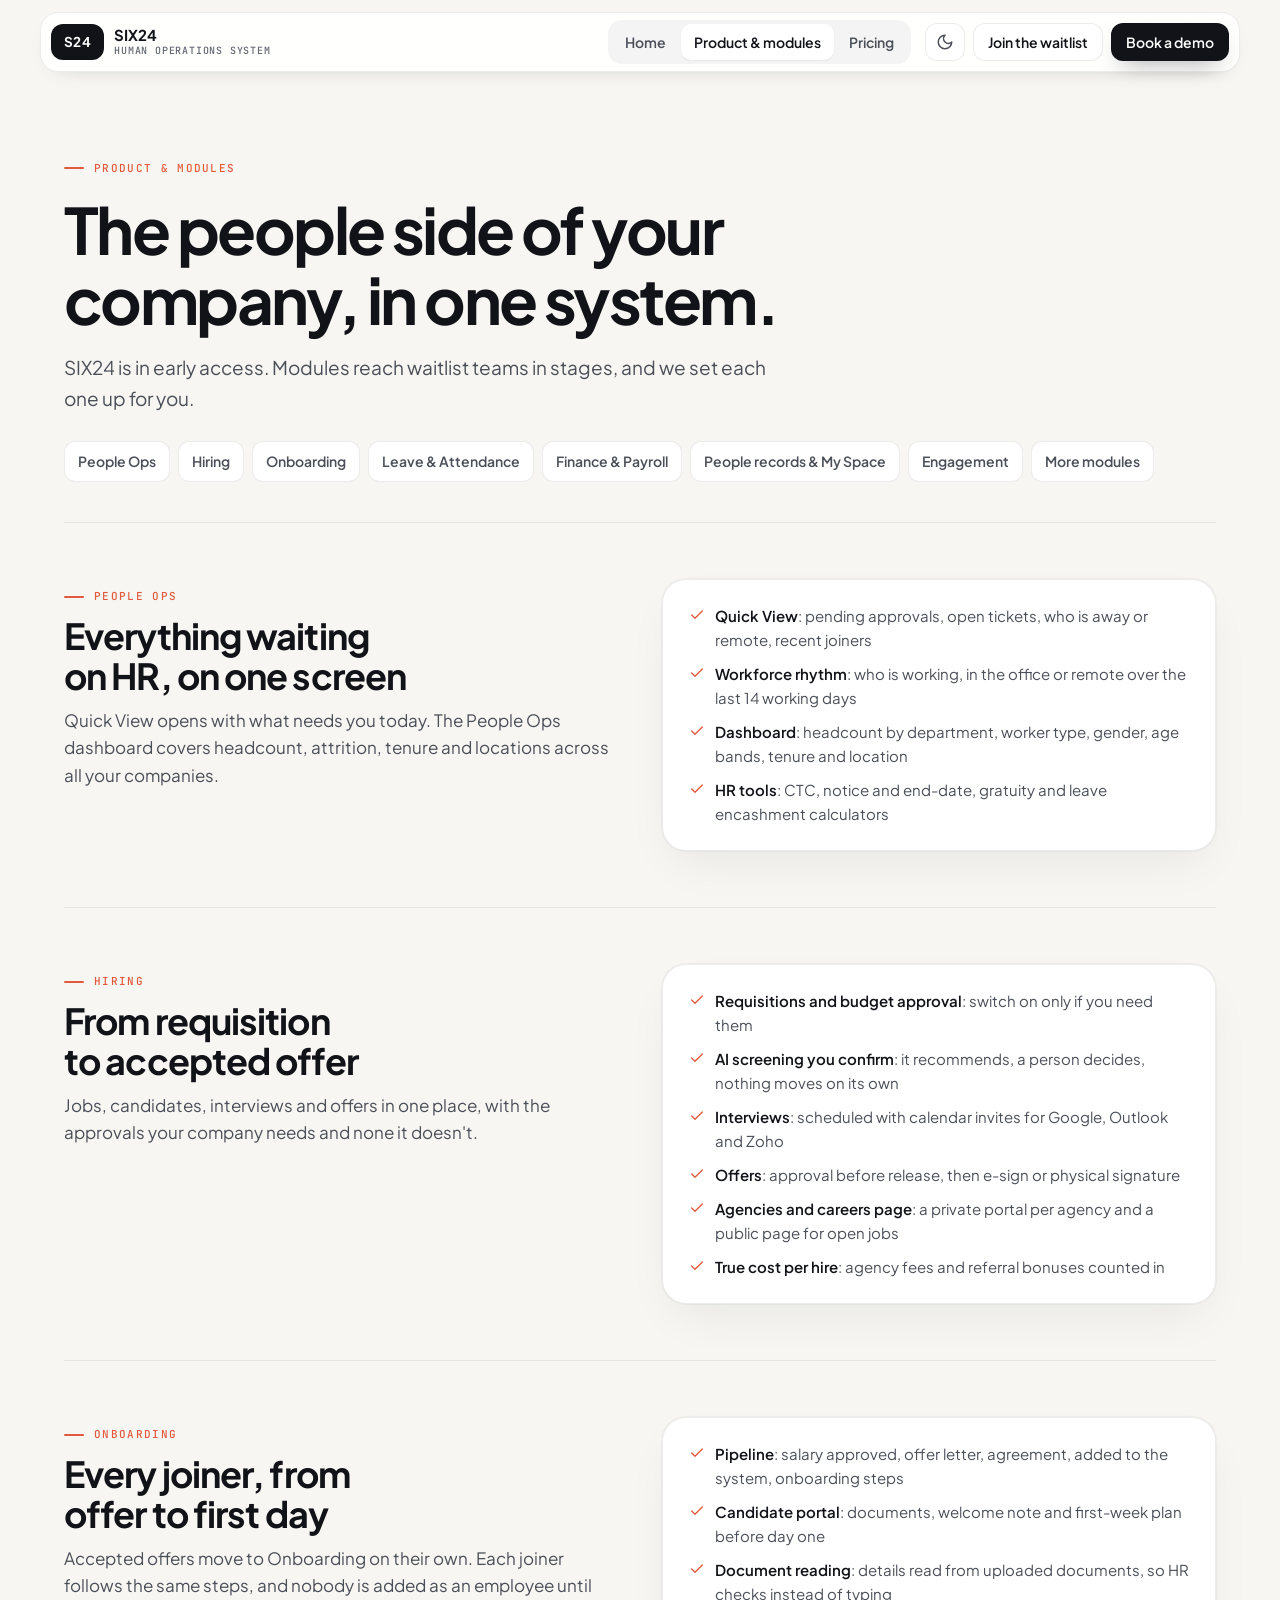
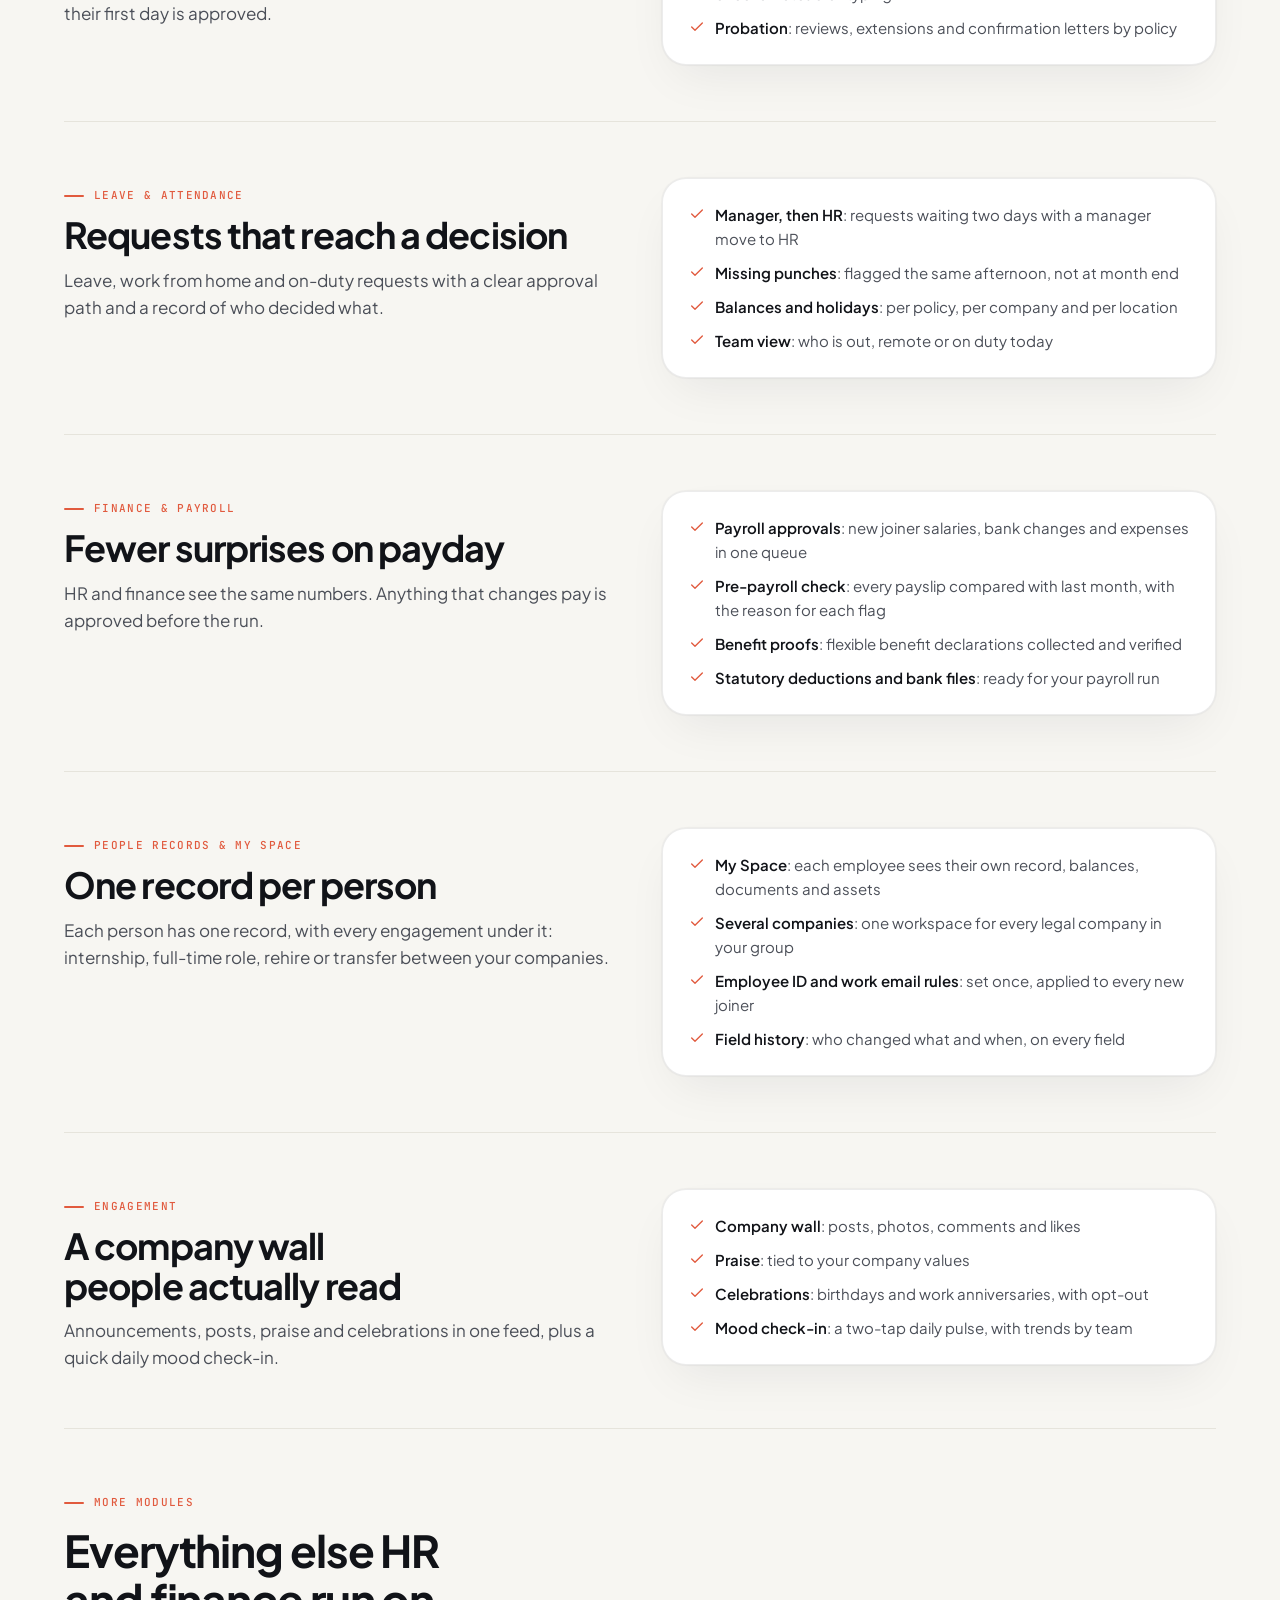
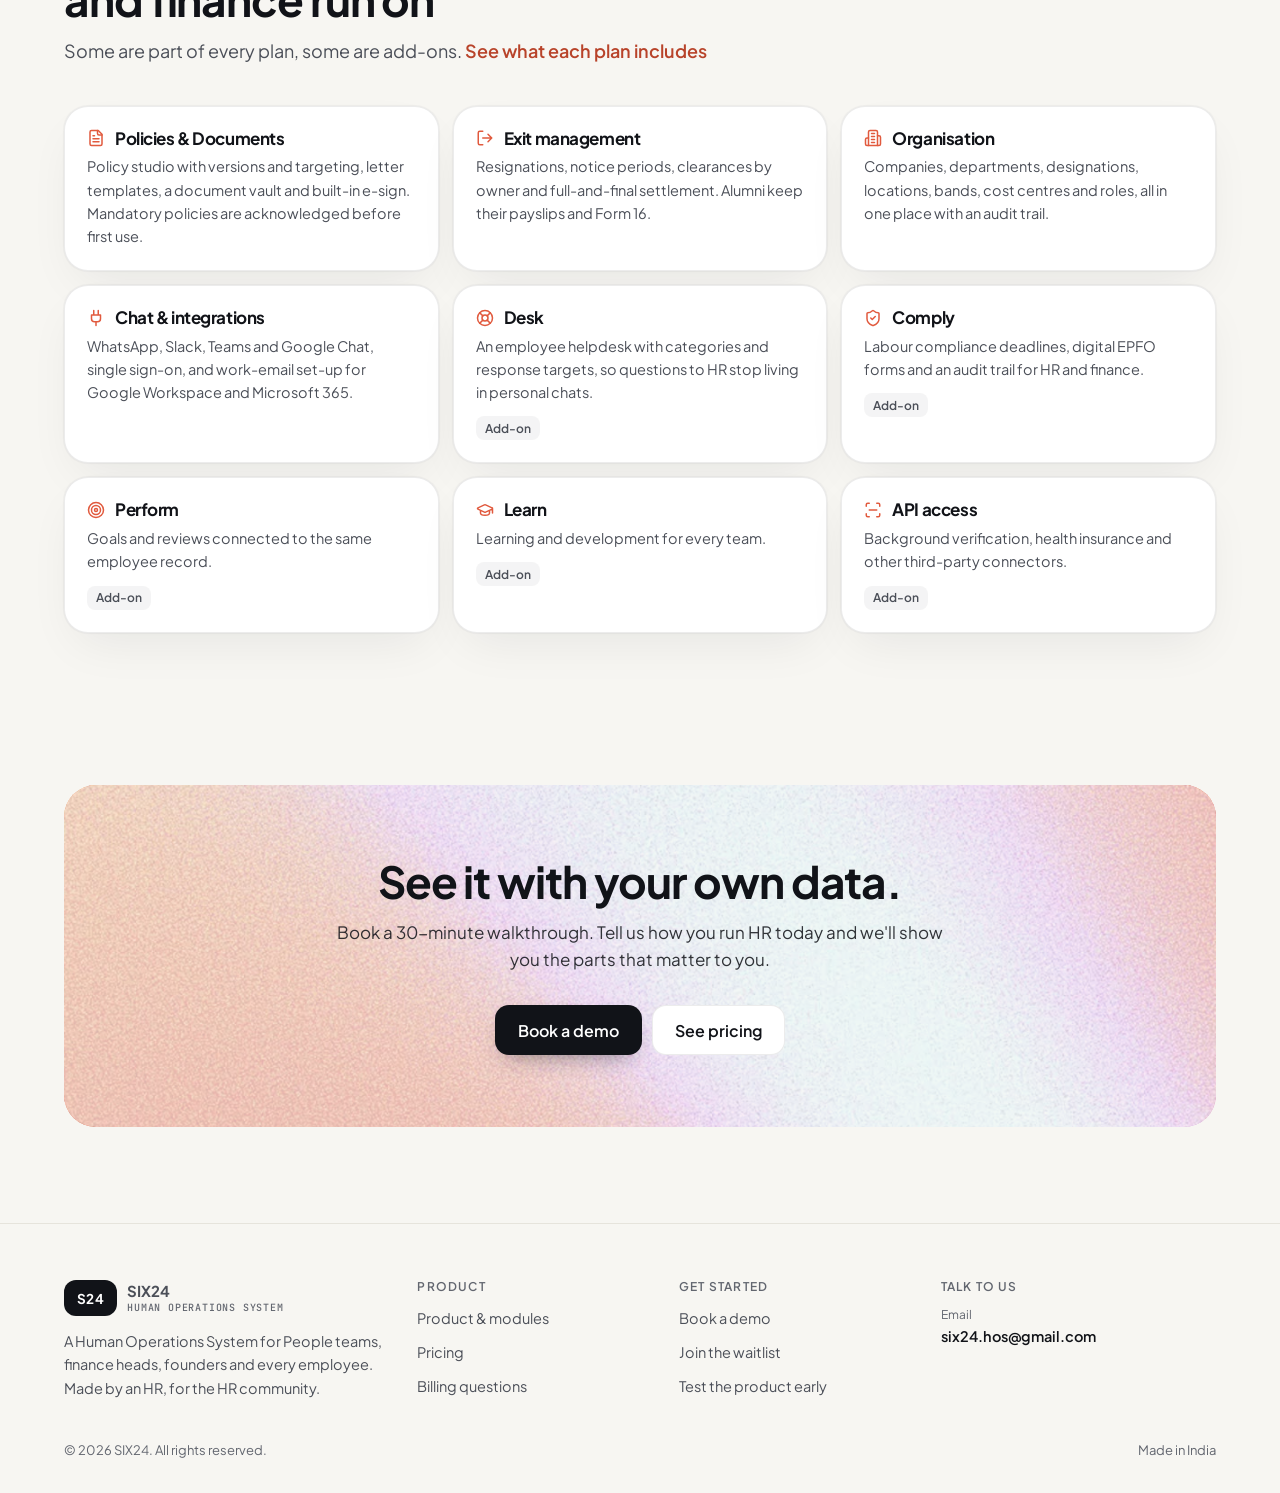
<file: product/index.html>
<!DOCTYPE html>
<html lang="en-IN" class="light no-js">
<head>
<meta charset="utf-8">
<meta name="viewport" content="width=device-width, initial-scale=1, viewport-fit=cover">
<title>Product & modules · SIX24</title>
<meta name="description" content="Hiring, onboarding, leave and attendance, payroll checks, people records and engagement in one Human Operations System.">
<script>(function(){var t;try{t=localStorage.getItem('six24.theme')}catch(e){}if(t!=='dark'&&t!=='light')t=window.matchMedia&&matchMedia('(prefers-color-scheme: dark)').matches?'dark':'light';document.documentElement.className=t+' no-js'})()</script>
<link rel="icon" href="../assets/favicon.svg" type="image/svg+xml">
<link rel="canonical" href="https://six24.in/product/">
<meta property="og:type" content="website">
<meta property="og:site_name" content="SIX24">
<meta property="og:title" content="Product & modules · SIX24">
<meta property="og:description" content="Hiring, onboarding, leave and attendance, payroll checks, people records and engagement in one Human Operations System.">
<meta property="og:url" content="https://six24.in/product/">
<meta property="og:image" content="https://six24.in/assets/media/hero-poster.jpg">
<meta name="twitter:card" content="summary_large_image">
<meta name="theme-color" content="#F7F6F2" media="(prefers-color-scheme: light)">
<meta name="theme-color" content="#0C0D11" media="(prefers-color-scheme: dark)">
<link rel="preconnect" href="https://fonts.googleapis.com"><link rel="preconnect" href="https://fonts.gstatic.com" crossorigin><link href="https://fonts.googleapis.com/css2?family=Plus+Jakarta+Sans:wght@400;500;600;700;800&family=JetBrains+Mono:wght@400;500;600&display=swap" rel="stylesheet">
<link rel="stylesheet" href="../assets/site.css">
</head>
<body>
<a class="skip" href="#main">Skip to content</a>
<header class="site-head">
  <div class="head-bar">
    <a class="logo" href="../" aria-label="SIX24 home"><span class="s24">S24</span><span class="logo-t">SIX24<small>Human Operations System</small></span></a>
    <nav class="nav" aria-label="Main"><a href="../">Home</a><a href="../product/" aria-current="page">Product &amp; modules</a><a href="../pricing/">Pricing</a></nav>
    <div class="head-r">
      <button class="icon-btn" type="button" data-theme-btn aria-label="Switch theme"></button>
      <a class="btn btn-sm head-cta" href="../waitlist/">Join the waitlist</a>
      <a class="btn btn-sm btn-primary head-cta" href="../demo/">Book a demo</a>
      <button class="icon-btn menu-btn" type="button" aria-expanded="false" aria-controls="mob-nav" aria-label="Menu"><svg class="i" viewBox="0 0 24 24" aria-hidden="true"><path d="M4 6h16M4 12h16M4 18h16"/></svg></button>
    </div>
  </div>
</header>
<nav class="mob-nav" id="mob-nav" aria-label="Main"><a href="../">Home</a><a href="../product/" aria-current="page">Product &amp; modules</a><a href="../pricing/">Pricing</a>
  <div class="btns"><a class="btn" href="../waitlist/">Join the waitlist</a><a class="btn btn-primary" href="../demo/">Book a demo</a></div>
</nav>
<main id="main">

<section class="page-hero">
  <div class="wrap">
    <span class="eyebrow">Product &amp; modules</span>
    <h1>The people side of your company, in one system.</h1>
    <p>SIX24 is in early access. Modules reach waitlist teams in stages, and we set each one up for you.</p>
    <nav class="toc" aria-label="Modules on this page"><a href="#people-ops">People Ops</a><a href="#hiring">Hiring</a><a href="#onboarding">Onboarding</a><a href="#leave">Leave & Attendance</a><a href="#payroll">Finance & Payroll</a><a href="#people">People records & My Space</a><a href="#engagement">Engagement</a><a href="#more">More modules</a></nav>
  </div>
</section>
<div class="wrap">
<section class="mod" id="people-ops" aria-labelledby="people-ops-h">
  <div class="mod-txt rv"><span class="eyebrow">People Ops</span><h2 id="people-ops-h">Everything waiting on HR, on one screen</h2><p>Quick View opens with what needs you today. The People Ops dashboard covers headcount, attrition, tenure and locations across all your companies.</p></div>
  <div class="panel mod-feat rv"><ul class="feat"><li><svg class="i" viewBox="0 0 24 24" aria-hidden="true"><path d="M20 6 9 17l-5-5"/></svg><span><b>Quick View</b>: pending approvals, open tickets, who is away or remote, recent joiners</span></li><li><svg class="i" viewBox="0 0 24 24" aria-hidden="true"><path d="M20 6 9 17l-5-5"/></svg><span><b>Workforce rhythm</b>: who is working, in the office or remote over the last 14 working days</span></li><li><svg class="i" viewBox="0 0 24 24" aria-hidden="true"><path d="M20 6 9 17l-5-5"/></svg><span><b>Dashboard</b>: headcount by department, worker type, gender, age bands, tenure and location</span></li><li><svg class="i" viewBox="0 0 24 24" aria-hidden="true"><path d="M20 6 9 17l-5-5"/></svg><span><b>HR tools</b>: CTC, notice and end-date, gratuity and leave encashment calculators</span></li></ul></div>
</section>
<section class="mod" id="hiring" aria-labelledby="hiring-h">
  <div class="mod-txt rv"><span class="eyebrow">Hiring</span><h2 id="hiring-h">From requisition to accepted offer</h2><p>Jobs, candidates, interviews and offers in one place, with the approvals your company needs and none it doesn't.</p></div>
  <div class="panel mod-feat rv"><ul class="feat"><li><svg class="i" viewBox="0 0 24 24" aria-hidden="true"><path d="M20 6 9 17l-5-5"/></svg><span><b>Requisitions and budget approval</b>: switch on only if you need them</span></li><li><svg class="i" viewBox="0 0 24 24" aria-hidden="true"><path d="M20 6 9 17l-5-5"/></svg><span><b>AI screening you confirm</b>: it recommends, a person decides, nothing moves on its own</span></li><li><svg class="i" viewBox="0 0 24 24" aria-hidden="true"><path d="M20 6 9 17l-5-5"/></svg><span><b>Interviews</b>: scheduled with calendar invites for Google, Outlook and Zoho</span></li><li><svg class="i" viewBox="0 0 24 24" aria-hidden="true"><path d="M20 6 9 17l-5-5"/></svg><span><b>Offers</b>: approval before release, then e-sign or physical signature</span></li><li><svg class="i" viewBox="0 0 24 24" aria-hidden="true"><path d="M20 6 9 17l-5-5"/></svg><span><b>Agencies and careers page</b>: a private portal per agency and a public page for open jobs</span></li><li><svg class="i" viewBox="0 0 24 24" aria-hidden="true"><path d="M20 6 9 17l-5-5"/></svg><span><b>True cost per hire</b>: agency fees and referral bonuses counted in</span></li></ul></div>
</section>
<section class="mod" id="onboarding" aria-labelledby="onboarding-h">
  <div class="mod-txt rv"><span class="eyebrow">Onboarding</span><h2 id="onboarding-h">Every joiner, from offer to first day</h2><p>Accepted offers move to Onboarding on their own. Each joiner follows the same steps, and nobody is added as an employee until their first day is approved.</p></div>
  <div class="panel mod-feat rv"><ul class="feat"><li><svg class="i" viewBox="0 0 24 24" aria-hidden="true"><path d="M20 6 9 17l-5-5"/></svg><span><b>Pipeline</b>: salary approved, offer letter, agreement, added to the system, onboarding steps</span></li><li><svg class="i" viewBox="0 0 24 24" aria-hidden="true"><path d="M20 6 9 17l-5-5"/></svg><span><b>Candidate portal</b>: documents, welcome note and first-week plan before day one</span></li><li><svg class="i" viewBox="0 0 24 24" aria-hidden="true"><path d="M20 6 9 17l-5-5"/></svg><span><b>Document reading</b>: details read from uploaded documents, so HR checks instead of typing</span></li><li><svg class="i" viewBox="0 0 24 24" aria-hidden="true"><path d="M20 6 9 17l-5-5"/></svg><span><b>Probation</b>: reviews, extensions and confirmation letters by policy</span></li></ul></div>
</section>
<section class="mod" id="leave" aria-labelledby="leave-h">
  <div class="mod-txt rv"><span class="eyebrow">Leave & Attendance</span><h2 id="leave-h">Requests that reach a decision</h2><p>Leave, work from home and on-duty requests with a clear approval path and a record of who decided what.</p></div>
  <div class="panel mod-feat rv"><ul class="feat"><li><svg class="i" viewBox="0 0 24 24" aria-hidden="true"><path d="M20 6 9 17l-5-5"/></svg><span><b>Manager, then HR</b>: requests waiting two days with a manager move to HR</span></li><li><svg class="i" viewBox="0 0 24 24" aria-hidden="true"><path d="M20 6 9 17l-5-5"/></svg><span><b>Missing punches</b>: flagged the same afternoon, not at month end</span></li><li><svg class="i" viewBox="0 0 24 24" aria-hidden="true"><path d="M20 6 9 17l-5-5"/></svg><span><b>Balances and holidays</b>: per policy, per company and per location</span></li><li><svg class="i" viewBox="0 0 24 24" aria-hidden="true"><path d="M20 6 9 17l-5-5"/></svg><span><b>Team view</b>: who is out, remote or on duty today</span></li></ul></div>
</section>
<section class="mod" id="payroll" aria-labelledby="payroll-h">
  <div class="mod-txt rv"><span class="eyebrow">Finance & Payroll</span><h2 id="payroll-h">Fewer surprises on payday</h2><p>HR and finance see the same numbers. Anything that changes pay is approved before the run.</p></div>
  <div class="panel mod-feat rv"><ul class="feat"><li><svg class="i" viewBox="0 0 24 24" aria-hidden="true"><path d="M20 6 9 17l-5-5"/></svg><span><b>Payroll approvals</b>: new joiner salaries, bank changes and expenses in one queue</span></li><li><svg class="i" viewBox="0 0 24 24" aria-hidden="true"><path d="M20 6 9 17l-5-5"/></svg><span><b>Pre-payroll check</b>: every payslip compared with last month, with the reason for each flag</span></li><li><svg class="i" viewBox="0 0 24 24" aria-hidden="true"><path d="M20 6 9 17l-5-5"/></svg><span><b>Benefit proofs</b>: flexible benefit declarations collected and verified</span></li><li><svg class="i" viewBox="0 0 24 24" aria-hidden="true"><path d="M20 6 9 17l-5-5"/></svg><span><b>Statutory deductions and bank files</b>: ready for your payroll run</span></li></ul></div>
</section>
<section class="mod" id="people" aria-labelledby="people-h">
  <div class="mod-txt rv"><span class="eyebrow">People records & My Space</span><h2 id="people-h">One record per person</h2><p>Each person has one record, with every engagement under it: internship, full-time role, rehire or transfer between your companies.</p></div>
  <div class="panel mod-feat rv"><ul class="feat"><li><svg class="i" viewBox="0 0 24 24" aria-hidden="true"><path d="M20 6 9 17l-5-5"/></svg><span><b>My Space</b>: each employee sees their own record, balances, documents and assets</span></li><li><svg class="i" viewBox="0 0 24 24" aria-hidden="true"><path d="M20 6 9 17l-5-5"/></svg><span><b>Several companies</b>: one workspace for every legal company in your group</span></li><li><svg class="i" viewBox="0 0 24 24" aria-hidden="true"><path d="M20 6 9 17l-5-5"/></svg><span><b>Employee ID and work email rules</b>: set once, applied to every new joiner</span></li><li><svg class="i" viewBox="0 0 24 24" aria-hidden="true"><path d="M20 6 9 17l-5-5"/></svg><span><b>Field history</b>: who changed what and when, on every field</span></li></ul></div>
</section>
<section class="mod" id="engagement" aria-labelledby="engagement-h">
  <div class="mod-txt rv"><span class="eyebrow">Engagement</span><h2 id="engagement-h">A company wall people actually read</h2><p>Announcements, posts, praise and celebrations in one feed, plus a quick daily mood check-in.</p></div>
  <div class="panel mod-feat rv"><ul class="feat"><li><svg class="i" viewBox="0 0 24 24" aria-hidden="true"><path d="M20 6 9 17l-5-5"/></svg><span><b>Company wall</b>: posts, photos, comments and likes</span></li><li><svg class="i" viewBox="0 0 24 24" aria-hidden="true"><path d="M20 6 9 17l-5-5"/></svg><span><b>Praise</b>: tied to your company values</span></li><li><svg class="i" viewBox="0 0 24 24" aria-hidden="true"><path d="M20 6 9 17l-5-5"/></svg><span><b>Celebrations</b>: birthdays and work anniversaries, with opt-out</span></li><li><svg class="i" viewBox="0 0 24 24" aria-hidden="true"><path d="M20 6 9 17l-5-5"/></svg><span><b>Mood check-in</b>: a two-tap daily pulse, with trends by team</span></li></ul></div>
</section>
<section class="mod" id="more" aria-labelledby="more-h" style="display:block">
  <div class="s-head rv"><span class="eyebrow">More modules</span><h2 id="more-h">Everything else HR and finance run on</h2><p>Some are part of every plan, some are add-ons. <a class="link" href="../pricing/">See what each plan includes</a></p></div>
  <div class="grid-mods"><article class="panel rv"><h3><svg class="i" viewBox="0 0 24 24" aria-hidden="true"><path d="M15 2H6a2 2 0 0 0-2 2v16a2 2 0 0 0 2 2h12a2 2 0 0 0 2-2V7Z"/><path d="M14 2v4a2 2 0 0 0 2 2h4M10 9H8M16 13H8M16 17H8"/></svg>Policies & Documents</h3><p>Policy studio with versions and targeting, letter templates, a document vault and built-in e-sign. Mandatory policies are acknowledged before first use.</p></article><article class="panel rv"><h3><svg class="i" viewBox="0 0 24 24" aria-hidden="true"><path d="M9 21H5a2 2 0 0 1-2-2V5a2 2 0 0 1 2-2h4M16 17l5-5-5-5M21 12H9"/></svg>Exit management</h3><p>Resignations, notice periods, clearances by owner and full-and-final settlement. Alumni keep their payslips and Form 16.</p></article><article class="panel rv"><h3><svg class="i" viewBox="0 0 24 24" aria-hidden="true"><path d="M6 22V4a2 2 0 0 1 2-2h8a2 2 0 0 1 2 2v18Z"/><path d="M6 12H4a2 2 0 0 0-2 2v6a2 2 0 0 0 2 2h2M18 9h2a2 2 0 0 1 2 2v9a2 2 0 0 1-2 2h-2M10 6h4M10 10h4M10 14h4M10 18h4"/></svg>Organisation</h3><p>Companies, departments, designations, locations, bands, cost centres and roles, all in one place with an audit trail.</p></article><article class="panel rv"><h3><svg class="i" viewBox="0 0 24 24" aria-hidden="true"><path d="M12 22v-5M9 8V2M15 8V2M18 8v5a4 4 0 0 1-4 4h-4a4 4 0 0 1-4-4V8Z"/></svg>Chat & integrations</h3><p>WhatsApp, Slack, Teams and Google Chat, single sign-on, and work-email set-up for Google Workspace and Microsoft 365.</p></article><article class="panel rv"><h3><svg class="i" viewBox="0 0 24 24" aria-hidden="true"><circle cx="12" cy="12" r="10"/><path d="m4.93 4.93 4.24 4.24M14.83 9.17l4.24-4.24M14.83 14.83l4.24 4.24M9.17 14.83l-4.24 4.24"/><circle cx="12" cy="12" r="4"/></svg>Desk</h3><p>An employee helpdesk with categories and response targets, so questions to HR stop living in personal chats.</p><span class="chip">Add-on</span></article><article class="panel rv"><h3><svg class="i" viewBox="0 0 24 24" aria-hidden="true"><path d="M20 13c0 5-3.5 7.5-7.66 8.95a1 1 0 0 1-.67-.01C7.5 20.5 4 18 4 13V6a1 1 0 0 1 1-1c2 0 4.5-1.2 6.24-2.72a1.17 1.17 0 0 1 1.52 0C14.51 3.81 17 5 19 5a1 1 0 0 1 1 1z"/><path d="m9 12 2 2 4-4"/></svg>Comply</h3><p>Labour compliance deadlines, digital EPFO forms and an audit trail for HR and finance.</p><span class="chip">Add-on</span></article><article class="panel rv"><h3><svg class="i" viewBox="0 0 24 24" aria-hidden="true"><circle cx="12" cy="12" r="10"/><circle cx="12" cy="12" r="6"/><circle cx="12" cy="12" r="2"/></svg>Perform</h3><p>Goals and reviews connected to the same employee record.</p><span class="chip">Add-on</span></article><article class="panel rv"><h3><svg class="i" viewBox="0 0 24 24" aria-hidden="true"><path d="M21.42 10.92a1 1 0 0 0-.02-1.84l-8.57-3.9a2 2 0 0 0-1.66 0l-8.57 3.9a1 1 0 0 0 0 1.83l8.57 3.91a2 2 0 0 0 1.66 0zM22 10v6M6 12.5V16a6 3 0 0 0 12 0v-3.5"/></svg>Learn</h3><p>Learning and development for every team.</p><span class="chip">Add-on</span></article><article class="panel rv"><h3><svg class="i" viewBox="0 0 24 24" aria-hidden="true"><path d="M3 7V5a2 2 0 0 1 2-2h2M17 3h2a2 2 0 0 1 2 2v2M21 17v2a2 2 0 0 1-2 2h-2M7 21H5a2 2 0 0 1-2-2v-2M7 12h10"/></svg>API access</h3><p>Background verification, health insurance and other third-party connectors.</p><span class="chip">Add-on</span></article></div>
</section>
</div>
<section class="section" style="padding-bottom:0">
  <div class="wrap">
    <div class="closing rv">
      <h2>See it with your own data.</h2>
      <p>Book a 30-minute walkthrough. Tell us how you run HR today and we'll show you the parts that matter to you.</p>
      <div class="hero-cta"><a class="btn btn-primary btn-lg" href="../demo/">Book a demo</a><a class="btn btn-lg" href="../pricing/">See pricing</a></div>
    </div>
  </div>
</section>
</main>
<footer class="site-foot">
  <div class="wrap">
    <div class="foot-top">
      <div>
        <a class="logo" href="../"><span class="s24">S24</span><span class="logo-t">SIX24<small>Human Operations System</small></span></a>
        <p>A Human Operations System for People teams, finance heads, founders and every employee. Made by an HR, for the HR community.</p>
      </div>
      <div><h4>Product</h4><ul><li><a href="../product/">Product &amp; modules</a></li><li><a href="../pricing/">Pricing</a></li><li><a href="../pricing/#faq">Billing questions</a></li></ul></div>
      <div><h4>Get started</h4><ul><li><a href="../demo/">Book a demo</a></li><li><a href="../waitlist/">Join the waitlist</a></li><li><a href="#" data-mail data-subject="I'd like to test SIX24 before launch">Test the product early</a></li></ul></div>
      <div class="reach"><h4>Talk to us</h4>
        <a href="#" data-mail><small>Email</small><span>six24.hos@gmail.com</span></a>
      </div>
    </div>
    <div class="foot-base"><span>© <span id="year">2026</span> SIX24. All rights reserved.</span><span>Made in India</span></div>
  </div>
</footer>
<script src="../assets/config.js"></script>
<script src="../assets/site.js"></script>
</body>
</html>
</file>
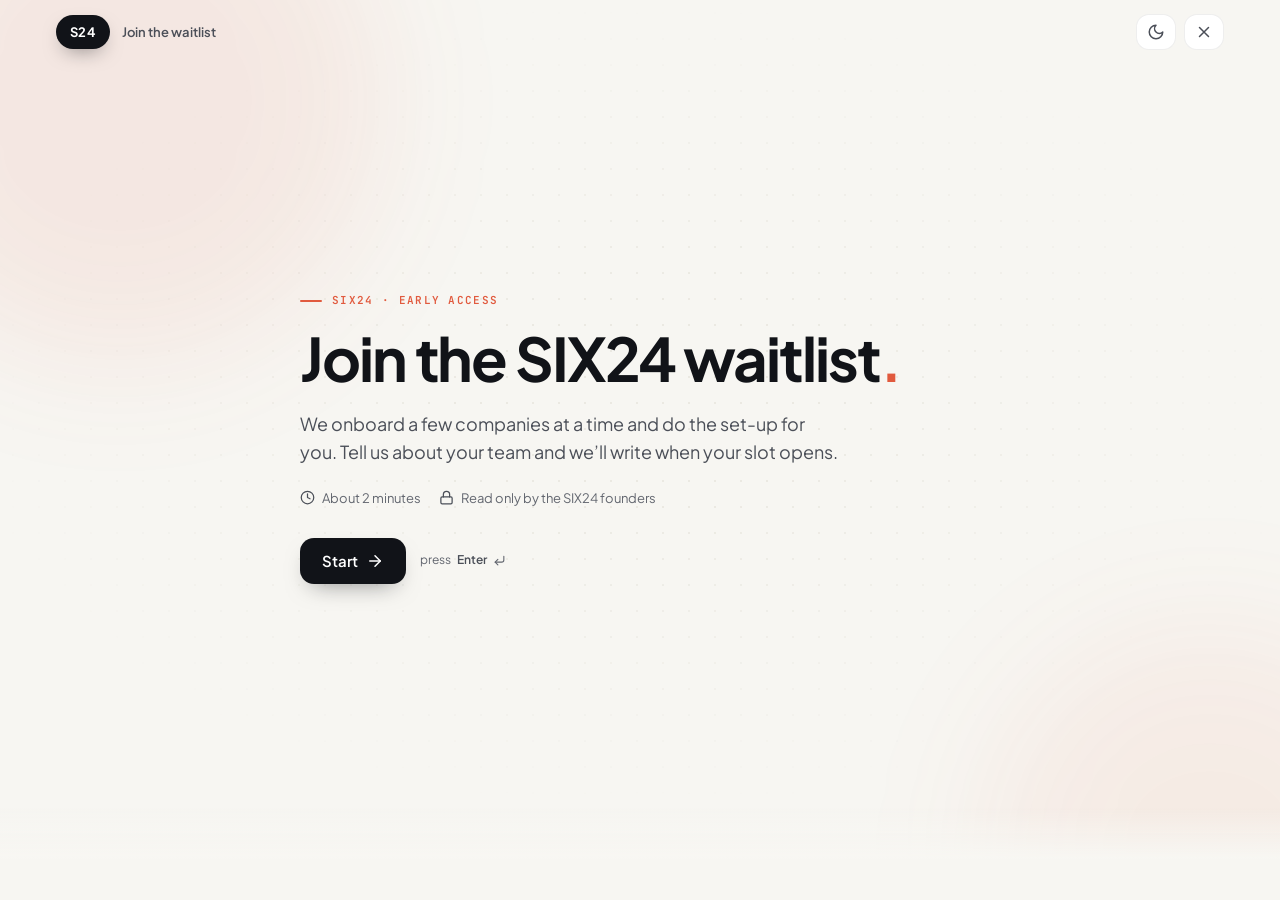
<file: waitlist/index.html>
<!DOCTYPE html>
<html lang="en-IN" class="light">
<head>
<meta charset="utf-8">
<meta name="viewport" content="width=device-width, initial-scale=1, viewport-fit=cover">
<title>Join the waitlist · SIX24</title>
<meta name="description" content="Join the SIX24 waitlist. We onboard a few companies at a time and do the set-up for you.">
<link rel="icon" href="../assets/favicon.svg" type="image/svg+xml">
<link rel="canonical" href="https://six24.in/waitlist/">
<meta property="og:title" content="Join the waitlist · SIX24"><meta property="og:description" content="Join the SIX24 waitlist. We onboard a few companies at a time and do the set-up for you."><meta property="og:url" content="https://six24.in/waitlist/"><meta property="og:image" content="https://six24.in/assets/media/hero-poster.jpg">
<script>(function(){var t;try{t=localStorage.getItem('six24.theme')}catch(e){}if(t)t=t.replace(/"/g,'');if(t!=='dark'&&t!=='light')t=matchMedia('(prefers-color-scheme: dark)').matches?'dark':'light';document.documentElement.className=t})()</script>
<link rel="preconnect" href="https://fonts.googleapis.com"><link rel="preconnect" href="https://fonts.gstatic.com" crossorigin><link href="https://fonts.googleapis.com/css2?family=Plus+Jakarta+Sans:wght@400;500;600;700&family=JetBrains+Mono:wght@400;500;600&display=swap" rel="stylesheet">
<link rel="stylesheet" href="../assets/flow.css">
</head>
<body>
<div class="amb" aria-hidden="true"><div class="blob b1"></div><div class="blob b2"></div></div>
<div class="prog" aria-hidden="true"><i id="progBar"></i></div>
<header class="top">
  <a class="brand" href="../" aria-label="SIX24 home"><span class="s24">S24</span><span class="brand-t">Join the waitlist</span></a>
  <div class="top-r">
    <span class="count mono" id="count"></span>
    <button class="icon-btn" id="themeBtn" type="button" aria-label="Switch theme" title="Switch theme"></button>
    <a class="icon-btn" id="closeBtn" href="../" aria-label="Close and go back to six24.in" title="Close"></a>
  </div>
</header>
<main class="stage" id="stage" aria-live="polite"></main>
<input class="hp" id="hp" tabindex="-1" autocomplete="off" aria-hidden="true">
<div class="foot" aria-hidden="true"></div>
<nav class="pager" id="pager" aria-label="Question navigation"><button id="upBtn" type="button" aria-label="Previous question"></button><button id="downBtn" type="button" aria-label="Next question"></button></nav>
<div class="pv" id="pv">Preview: answers stay in this browser until the form is connected</div>
<div class="scrim" id="scrim" role="dialog" aria-modal="true" aria-labelledby="dlgT">
  <div class="dlg">
    <h2 id="dlgT">Leave this form?</h2>
    <p>Your answers are kept on this device if you save them. Open this page again to pick up where you left off.</p>
    <div class="dlg-a"><button class="btn btn-bad" id="dDiscard" type="button">Discard</button><button class="btn" id="dCont" type="button">Continue</button><button class="btn-primary" id="dSave" type="button">Save and leave</button></div>
  </div>
</div>
<div class="toast" id="toast" role="status"></div>
<script src="../assets/config.js"></script>
<script>

const ROLES = ['People / HR', 'Finance', 'Founder / Leadership', 'Manager', 'Employee', 'Other'];
const SIZES = ['Under 15', '15 – 50', '51 – 100', '101 – 300', '301 – 1,000', '1,000+'];

window.FLOW = {
  key: 'waitlist', home: '../', submitLabel: 'Join the waitlist', prefill: ['plan', 'name', 'email'],
  welcome: { eyebrow: 'SIX24 · Early access', title: 'Join the SIX24 waitlist', text: 'We onboard a few companies at a time and do the set-up for you. Tell us about your team and we’ll write when your slot opens.', time: 'About 2 minutes' },
  steps: [
    { id: 'name', type: 'text', title: 'First things first, what’s your name?', ph: 'Type your name', req: 1, max: 80, ac: 'name' },
    { id: 'email', type: 'email', title: 'Nice to meet you, <em>{first}</em>. What’s your work email?', help: 'We use it only to tell you when your early-access slot opens.', ph: 'name@company.com', req: 1 },
    { id: 'company', type: 'text', title: 'Which company are you with?', ph: 'Company name', req: 1, max: 100, ac: 'organization' },
    { id: 'role', type: 'single', title: 'What do you do, {first}?', opts: ROLES, other: 'Other', req: 1 },
    { id: 'size', type: 'single', title: 'How many people work there?', opts: SIZES, two: 1, req: 1 },
    { id: 'tool', type: 'single', title: 'What do you use for HR today?', opts: ['Spreadsheets', 'Keka', 'greytHR', 'Zoho People', 'Darwinbox', 'Other'], other: 'Other', two: 1, req: 1 },
    { id: 'pain', type: 'multi', title: 'What takes up most of your team’s time?', opts: ['Leave and attendance', 'Payroll checks', 'Hiring', 'Onboarding', 'Employee questions', 'Policies and documents', 'Compliance', 'Reports for leadership'], two: 1, req: 1 },
    { id: 'plan', type: 'single', title: 'Which plan looks right for you?', help: 'Not sure? <a href="../pricing/" target="_blank" rel="noopener">Compare the plans</a>, or pick “Not sure yet”.', opts: [{ v: 'Six', s: '15 to 100 people, one HR person' }, { v: 'Twelve', s: '50 to 500 people, HR team and finance head' }, { v: 'Twenty-Four', s: '300+ people, several companies' }, { v: 'Not sure yet' }], req: 1 },
    { id: 'phone', type: 'phone', title: 'Your WhatsApp number?', help: 'So we can reach you faster. Leave it blank if you prefer email.', ph: '98765 43210' }
  ],
  end: (A, esc) => ({
    title: 'You’re on the list, ' + esc((A.name || '').split(' ')[0]),
    text: 'We’ll write to <b>' + esc(A.email) + '</b> when your early-access slot opens. Want to see SIX24 sooner? Book a 30-minute walkthrough.',
    recap: [['Company', A.company || '–'], ['Plan', A.plan || '–']],
    actions: '<a class="btn-primary" href="../demo/?name=' + encodeURIComponent(A.name || '') + '&email=' + encodeURIComponent(A.email || '') + '&src=waitlist">Book a demo</a><a class="btn" href="../">Back to six24.in</a>'
  })
};

</script>
<script src="../assets/flow.js"></script>
</body>
</html>
</file>
<file: assets/site.css>
/* SIX24 website · brand tokens from the SIX24 product (design-system.md) */
html.light,:root{
  --canvas:#F7F6F2;--surface:#FFFFFF;--surface-2:#F1F0EA;--line:#E6E4DC;
  --ink:#111318;--ink-2:#4B4F58;--mute:#62666F;
  --accent:#E15A3E;--accent-rgb:225 90 62;--accent-ink:#B8432A;--on-accent:#FFFFFF;
  --ok:#0E9266;--warn:#B7791F;--bad:#D63A32;
  --glass:rgba(255,255,255,.92);--hover:rgba(17,19,24,.05);--well:rgba(17,19,24,.045);
  --pan-bg:#FFFFFF;--pan-bd:rgba(17,19,24,.08);
  --pan-sh:0 20px 50px -14px rgba(15,23,42,.08),0 0 1px 1px rgba(15,23,42,.04);
  --shadow:0 24px 60px -20px rgba(15,23,42,.25);
  --grad:linear-gradient(135deg,#EE6A4E 0%,#E15A3E 55%,#CF4A30 100%);
  --grad-soft:linear-gradient(135deg,rgba(225,90,62,.12),rgba(225,90,62,.05));
  --btn-p:#111318;--btn-p-ink:#FFFFFF;
  --hero-fade:247 246 242;
}
html.dark{
  --canvas:#0C0D11;--surface:#14161D;--surface-2:#1B1E27;--line:#262A34;
  --ink:#F3F4F6;--ink-2:#C7CAD1;--mute:#8A8F9A;
  --accent:#F0694D;--accent-rgb:240 105 77;--accent-ink:#FF9A82;--on-accent:#FFFFFF;
  --ok:#3DDC97;--warn:#F5B93B;--bad:#FF6B6B;
  --glass:rgba(20,22,29,.92);--hover:rgba(255,255,255,.06);--well:rgba(255,255,255,.05);
  --pan-bg:#14161D;--pan-bd:rgba(255,255,255,.08);
  --pan-sh:0 20px 50px -12px rgba(0,0,0,.6),0 0 1px 1px rgba(255,255,255,.06);
  --shadow:0 30px 70px -24px rgba(0,0,0,.8);
  --grad:linear-gradient(135deg,#F67A5E 0%,#F0694D 55%,#DC553A 100%);
  --grad-soft:linear-gradient(135deg,rgba(240,105,77,.18),rgba(240,105,77,.07));
  --btn-p:#FFFFFF;--btn-p-ink:#111318;
  --hero-fade:12 13 17;
}
html{color-scheme:light;-webkit-text-size-adjust:100%;scroll-padding-top:96px}
html.dark{color-scheme:dark}
*{box-sizing:border-box}
body{margin:0;background:var(--canvas);color:var(--ink);font:16px/1.6 'Plus Jakarta Sans',system-ui,-apple-system,'Segoe UI',sans-serif;-webkit-font-smoothing:antialiased;overflow-x:hidden}
img,svg,video{display:block;max-width:100%}
a{color:inherit}
p{margin:0}
h1,h2,h3,h4{margin:0;letter-spacing:-.025em;line-height:1.1;font-weight:700;text-wrap:balance}
button{font:inherit;color:inherit;cursor:pointer}
:focus-visible{outline:2px solid var(--accent);outline-offset:3px;border-radius:8px}
.mono{font-family:'JetBrains Mono',ui-monospace,monospace;font-variant-numeric:tabular-nums}
.wrap{max-width:1200px;margin:0 auto;padding:0 24px}
.sr{position:absolute;width:1px;height:1px;overflow:hidden;clip:rect(0 0 0 0);white-space:nowrap}
.skip{position:absolute;left:-999px;top:8px;z-index:99;background:var(--surface);padding:8px 12px;border-radius:10px}
.skip:focus{left:8px}
svg.i{width:18px;height:18px;fill:none;stroke:currentColor;stroke-width:2;stroke-linecap:round;stroke-linejoin:round;flex:none}

/* ---------- Header: fixed height, never resizes, only its surface changes on scroll ---------- */
.site-head{position:fixed;top:12px;left:0;right:0;z-index:40;pointer-events:none}
.head-bar{pointer-events:auto;width:min(1200px,calc(100% - 24px));margin:0 auto;height:60px;display:flex;align-items:center;gap:14px;padding:0 10px 0 10px;
  border-radius:18px;background:var(--glass);border:1px solid var(--pan-bd);box-shadow:0 8px 24px -18px rgba(15,23,42,.35);
  transition:box-shadow .25s ease,background-color .25s ease}
.site-head.scrolled .head-bar{background:var(--surface);box-shadow:0 14px 34px -18px rgba(15,23,42,.45)}
html.dark .site-head.scrolled .head-bar{box-shadow:0 14px 34px -14px rgba(0,0,0,.8)}
@supports (backdrop-filter:blur(8px)){.head-bar{backdrop-filter:saturate(1.4) blur(10px);-webkit-backdrop-filter:saturate(1.4) blur(10px)}}
.logo{display:inline-flex;align-items:center;gap:10px;text-decoration:none;color:var(--ink);flex:none}
.s24{display:inline-grid;place-items:center;height:36px;padding:0 13px;border-radius:12px;background:#111318;color:#fff;font:700 13.5px/1 'Plus Jakarta Sans',sans-serif;letter-spacing:.03em}
html.dark .s24{box-shadow:0 0 0 1px rgba(255,255,255,.14)}
.logo-t{font-weight:700;font-size:15px;letter-spacing:-.01em;line-height:1.1}
.logo-t small{display:block;font:500 10px/1.2 'JetBrains Mono',monospace;letter-spacing:.08em;color:var(--mute);text-transform:uppercase;margin-top:2px}
.nav{display:flex;align-items:center;gap:2px;margin-left:auto;padding:4px;border-radius:14px;background:var(--well)}
.nav a{text-decoration:none;font-weight:600;font-size:14px;color:var(--ink-2);padding:7px 13px;border-radius:10px;transition:background .15s,color .15s}
.nav a:hover{color:var(--ink);background:var(--surface)}
.nav a[aria-current="page"]{color:var(--ink);background:var(--surface);box-shadow:0 1px 2px rgba(15,23,42,.06)}
.head-r{display:flex;align-items:center;gap:8px}
.icon-btn{width:40px;height:38px;border-radius:12px;display:grid;place-items:center;border:1px solid var(--pan-bd);background:var(--surface);color:var(--ink-2);transition:color .2s,background .2s}
.icon-btn:hover{color:var(--accent-ink)}
.menu-btn{display:none}
.mob-nav{display:none}

/* ---------- Buttons ---------- */
.btn{display:inline-flex;align-items:center;justify-content:center;gap:8px;height:44px;padding:0 18px;border-radius:13px;font-weight:600;font-size:15px;text-decoration:none;white-space:nowrap;
  border:1px solid var(--pan-bd);background:var(--surface);color:var(--ink);transition:background .2s,color .2s,transform .15s,box-shadow .2s}
html.dark .btn{background:var(--well)}
.btn:hover{background:rgb(var(--accent-rgb)/.10);color:var(--accent-ink)}
.btn:active{transform:scale(.97)}
.btn-primary{background:var(--btn-p);color:var(--btn-p-ink);border-color:transparent;box-shadow:0 10px 24px -12px rgba(17,19,24,.55)}
html.dark .btn-primary{background:var(--btn-p)}
.btn-primary:hover{background:var(--accent);color:var(--on-accent);box-shadow:0 14px 30px -12px rgb(var(--accent-rgb)/.7)}
.btn-sm{height:38px;padding:0 14px;font-size:14px;border-radius:12px}
.btn-lg{height:50px;padding:0 22px;font-size:16px;border-radius:14px}
.btn-wa svg.i{color:#1FA855}
.link{color:var(--accent-ink);font-weight:600;text-decoration:none;display:inline-flex;align-items:center;gap:6px}
.link:hover{text-decoration:underline;text-underline-offset:3px}

/* ---------- Shared bits ---------- */
.eyebrow{display:inline-flex;align-items:center;gap:10px;font:500 11px/1 'JetBrains Mono',monospace;letter-spacing:.12em;text-transform:uppercase;color:var(--accent)}
.eyebrow::before{content:"";width:20px;height:2px;border-radius:2px;background:var(--accent)}
.section{padding:96px 0}
.s-head{max-width:720px;margin-bottom:40px}
.s-head h2{font-size:clamp(30px,4vw,44px);margin-top:16px}
.s-head p{margin-top:14px;font-size:18px;color:var(--ink-2)}
.s-head.center{text-align:center;margin-left:auto;margin-right:auto}
.s-head.center .eyebrow{justify-content:center}
.panel{background:var(--pan-bg);border:1px solid var(--pan-bd);border-radius:24px;box-shadow:var(--pan-sh)}
.chip{display:inline-flex;align-items:center;gap:6px;height:24px;padding:0 9px;border-radius:8px;font-size:12px;font-weight:600;background:var(--well);color:var(--ink-2)}
.chip-acc{background:rgb(var(--accent-rgb)/.12);color:var(--accent-ink)}

/* ---------- Hero ---------- */
.hero{padding:88px 12px 0}
.hero-panel{position:relative;max-width:1440px;margin:0 auto;border-radius:32px;overflow:hidden;isolation:isolate;background:#E0502E url(media/hero-poster.jpg) center/cover}
.hero-video{position:absolute;inset:0;width:100%;height:100%;object-fit:cover;z-index:-2}
.hero-panel::after{content:"";position:absolute;inset:0;z-index:-1;
  background:linear-gradient(90deg,rgb(var(--hero-fade)/.95) 0%,rgb(var(--hero-fade)/.86) 38%,rgb(var(--hero-fade)/.25) 70%,rgb(var(--hero-fade)/.05) 100%)}
.hero-in{max-width:1200px;margin:0 auto;padding:112px 40px 120px}
.hero h1{font-size:clamp(40px,6.2vw,76px);letter-spacing:-.045em;line-height:1.02;max-width:12.5ch;margin-top:22px}
.hero h1 em{font-style:normal;color:var(--accent-ink)}
.hero-p{margin-top:22px;font-size:clamp(17px,1.6vw,19px);color:var(--ink-2);max-width:34em}
.hero-cta{display:flex;flex-wrap:wrap;gap:10px;margin-top:32px}
.hero-note{margin-top:22px;font-size:14px;color:var(--ink-2);display:flex;align-items:center;gap:8px;flex-wrap:wrap}
.hero-note a{font-weight:600;color:var(--ink)}
.dot{width:8px;height:8px;border-radius:50%;background:var(--ok);box-shadow:0 0 0 4px rgb(14 146 102/.18);flex:none}

/* ---------- Product tour (carousel) ---------- */
.tour{margin-top:-64px;position:relative;z-index:2}
.tour-tabs{display:flex;gap:6px;overflow-x:auto;scrollbar-width:none;padding:6px;border-radius:16px;background:var(--surface);border:1px solid var(--pan-bd);box-shadow:var(--pan-sh);width:max-content;max-width:100%;margin:0 auto 18px}
.tour-tabs::-webkit-scrollbar{display:none}
.tour-tab{position:relative;flex:none;border:0;background:transparent;height:38px;padding:0 14px;border-radius:11px;font-size:14px;font-weight:600;color:var(--ink-2);overflow:hidden;transition:background .2s,color .2s}
.tour-tab:hover{color:var(--ink)}
.tour-tab[aria-selected="true"]{background:var(--well);color:var(--ink)}
.tour-tab .bar{position:absolute;left:10px;right:10px;bottom:4px;height:2px;border-radius:2px;background:var(--accent);transform-origin:left;transform:scaleX(var(--p,0));opacity:0}
.tour-tab[aria-selected="true"] .bar{opacity:1}
.frame{border-radius:22px;overflow:hidden;background:var(--surface);border:1px solid var(--pan-bd);box-shadow:var(--shadow)}
.frame-bar{display:flex;align-items:center;gap:7px;height:38px;padding:0 14px;border-bottom:1px solid var(--pan-bd);background:var(--surface-2)}
.frame-bar i{width:10px;height:10px;border-radius:50%;background:var(--line)}
.frame-bar span{margin-left:10px;font:500 12px/1 'JetBrains Mono',monospace;color:var(--mute)}
.slides{position:relative;aspect-ratio:16/10;background:var(--canvas);touch-action:pan-y}
.slide{position:absolute;inset:0;opacity:0;transition:opacity .45s ease;pointer-events:none}
.slide.on{opacity:1;pointer-events:auto}
.slide img{width:100%;height:100%;object-fit:cover;object-position:top left}
.shot-d{display:none}
html.dark .shot-l{display:none}
html.dark .shot-d{display:block}
.tour-cap{display:flex;justify-content:space-between;align-items:flex-start;gap:24px;margin-top:18px;flex-wrap:wrap}
.tour-cap h3{font-size:20px;letter-spacing:-.02em}
.tour-cap p{color:var(--ink-2);margin-top:4px;max-width:48em}
.tour-ctl{display:flex;gap:6px}

/* ---------- Home: three things ---------- */
.trio{display:grid;grid-template-columns:repeat(3,minmax(0,1fr));gap:16px}
.trio .panel{padding:26px}
.trio .ico{width:42px;height:42px;border-radius:13px;display:grid;place-items:center;background:var(--grad-soft);color:var(--accent-ink);margin-bottom:18px}
.trio h3{font-size:19px}
.trio p{margin-top:8px;color:var(--ink-2);font-size:15px}

/* Tester strip */
.tester{display:grid;grid-template-columns:1.2fr 1fr;gap:28px;align-items:center;padding:40px}
.tester h2{font-size:clamp(26px,3.2vw,36px)}
.tester p{color:var(--ink-2);margin-top:12px;font-size:17px}
.steps-mini{list-style:none;margin:0;padding:0;display:grid;gap:10px}
.steps-mini li{display:flex;gap:12px;align-items:flex-start;padding:14px 16px;border-radius:16px;background:var(--well)}
.steps-mini b{display:grid;place-items:center;width:26px;height:26px;border-radius:8px;background:var(--surface);font:600 12px 'JetBrains Mono',monospace;flex:none;border:1px solid var(--pan-bd)}
.steps-mini span{font-size:15px;color:var(--ink-2)}
.steps-mini strong{color:var(--ink);font-weight:600}

/* Closing */
.closing{position:relative;overflow:hidden;isolation:isolate;border-radius:32px;padding:72px 40px;text-align:center;background:#E0502E url(media/hero-poster.jpg) center/cover;color:#111318}
.closing::after{content:"";position:absolute;inset:0;z-index:-1;background:rgba(247,246,242,.72)}
html.dark .closing{color:#F3F4F6}
html.dark .closing::after{background:rgba(12,13,17,.74)}
.closing h2{font-size:clamp(28px,4vw,44px);max-width:18ch;margin:0 auto}
.closing p{margin:14px auto 0;max-width:36em;font-size:17px;opacity:.85}
.closing .hero-cta{justify-content:center}

/* ---------- Product page ---------- */
.page-hero{padding:150px 0 40px}
.page-hero h1{font-size:clamp(38px,5.4vw,64px);letter-spacing:-.04em;max-width:16ch;margin-top:18px}
.page-hero p{font-size:19px;color:var(--ink-2);margin-top:18px;max-width:38em}
.toc{display:flex;flex-wrap:wrap;gap:8px;margin-top:28px}
.toc a{text-decoration:none;font-size:14px;font-weight:600;padding:8px 13px;border-radius:11px;background:var(--surface);border:1px solid var(--pan-bd);color:var(--ink-2)}
.toc a:hover{color:var(--accent-ink)}
.mod{display:grid;grid-template-columns:minmax(0,.9fr) minmax(0,1.3fr);gap:44px;align-items:center;padding:56px 0;border-top:1px solid var(--line)}
.mod.flip .mod-txt{order:2}
.mod-txt .eyebrow{margin-bottom:14px}
.mod-txt h2{font-size:clamp(26px,3vw,36px)}
.mod-txt>p{margin-top:12px;color:var(--ink-2);font-size:17px}
.feat{list-style:none;padding:0;margin:20px 0 0;display:grid;gap:10px}
.feat li{display:flex;gap:10px;align-items:flex-start;font-size:15px;color:var(--ink-2)}
.feat li svg.i{color:var(--accent);margin-top:3px;width:16px;height:16px}
.feat b{color:var(--ink);font-weight:600}
.mod-shot{border-radius:18px;overflow:hidden;border:1px solid var(--pan-bd);box-shadow:var(--shadow);background:var(--canvas)}
.mod-shot img{width:100%;height:auto;aspect-ratio:16/10;object-fit:cover;object-position:top left}
.grid-mods{display:grid;grid-template-columns:repeat(3,minmax(0,1fr));gap:14px}
.grid-mods .panel{padding:22px}
.grid-mods h3{font-size:17px;display:flex;align-items:center;gap:10px}
.grid-mods h3 svg.i{color:var(--accent)}
.grid-mods p{margin-top:8px;font-size:14.5px;color:var(--ink-2)}
.grid-mods .chip{margin-top:12px}

/* ---------- Pricing ---------- */
.bill{display:inline-flex;padding:4px;border-radius:14px;background:var(--surface);border:1px solid var(--pan-bd);box-shadow:var(--pan-sh)}
.bill button{border:0;background:transparent;height:38px;padding:0 16px;border-radius:11px;font-weight:600;font-size:14px;color:var(--ink-2)}
.bill button[aria-pressed="true"]{background:var(--btn-p);color:var(--btn-p-ink)}
.bill small{font-weight:600;color:var(--ok);margin-left:4px}
.bill button[aria-pressed="true"] small{color:inherit;opacity:.8}
.plans{display:grid;grid-template-columns:repeat(3,minmax(0,1fr));gap:16px;margin-top:28px;align-items:stretch}
.plan{display:flex;flex-direction:column;padding:28px;position:relative}
.plan.hero-plan{border:1.5px solid rgb(var(--accent-rgb)/.55)}
.plan .tag{position:absolute;top:-12px;left:26px;height:24px;padding:0 10px;border-radius:8px;display:inline-flex;align-items:center;background:var(--accent);color:#fff;font-size:12px;font-weight:600}
.plan h3{font-size:24px}
.plan .fit{color:var(--ink-2);font-size:14.5px;margin-top:6px;min-height:44px}
.price{margin-top:20px}
.price .amt{font:600 40px/1 'JetBrains Mono',monospace;letter-spacing:-.03em}
.price .per{color:var(--mute);font-size:14px;margin-top:6px}
.price .extra{margin-top:12px;padding:10px 12px;border-radius:12px;background:var(--well);font-size:14px;color:var(--ink-2)}
.price .extra b{font-family:'JetBrains Mono',monospace;color:var(--ink);font-weight:600}
.price .gst{font-size:12.5px;color:var(--mute);margin-top:8px}
.plan .feat{margin-top:22px;flex:1}
.plan .btns{display:grid;gap:8px;margin-top:24px}
.plan .btns .btn{width:100%}
.calc{display:grid;grid-template-columns:minmax(0,.8fr) minmax(0,1.2fr);gap:28px;padding:30px;align-items:center}
.calc label{font-weight:600;font-size:15px}
.calc-in{display:flex;align-items:center;gap:12px;margin-top:12px}
.calc-in input[type=number]{width:120px;height:46px;border-radius:12px;border:1px solid transparent;background:var(--well);color:var(--ink);font:600 20px 'JetBrains Mono',monospace;padding:0 12px;outline:none}
.calc-in input[type=number]:focus{border-color:rgb(var(--accent-rgb)/.5);box-shadow:0 0 0 4px rgb(var(--accent-rgb)/.12);background:var(--surface)}
.calc input[type=range]{width:100%;margin-top:16px;accent-color:var(--accent)}
.calc-out{display:grid;grid-template-columns:repeat(3,minmax(0,1fr));gap:10px}
.calc-out div{padding:16px;border-radius:16px;background:var(--well)}
.calc-out div.best{background:var(--grad-soft);box-shadow:inset 0 0 0 1px rgb(var(--accent-rgb)/.35)}
.calc-out small{display:block;font-size:12.5px;color:var(--mute);font-weight:600}
.calc-out b{display:block;font:600 22px/1.2 'JetBrains Mono',monospace;margin-top:6px;letter-spacing:-.02em}
.calc-out span{display:block;font-size:12.5px;color:var(--ink-2);margin-top:4px}
.calc-note{font-size:13px;color:var(--mute);margin-top:12px}
.tbl-wrap{overflow-x:auto;border-radius:20px;border:1px solid var(--pan-bd);background:var(--pan-bg);box-shadow:var(--pan-sh)}
table.tbl{width:100%;border-collapse:collapse;font-size:14.5px;min-width:720px}
.tbl th,.tbl td{text-align:left;padding:14px 18px;border-bottom:1px solid var(--line);vertical-align:top}
.tbl thead th{font-size:13px;color:var(--mute);font-weight:600;background:var(--surface-2)}
.tbl tbody th{font-weight:600;color:var(--ink);width:22%}
.tbl td{color:var(--ink-2)}
.tbl tr:last-child th,.tbl tr:last-child td{border-bottom:0}
.tbl .num{font-family:'JetBrains Mono',monospace;color:var(--ink);white-space:nowrap}
.tbl .grp th{background:var(--well);font-size:12px;text-transform:uppercase;letter-spacing:.08em;color:var(--mute)}
.faq{display:grid;grid-template-columns:repeat(2,minmax(0,1fr));gap:12px}
.faq details{padding:18px 20px;border-radius:18px;background:var(--pan-bg);border:1px solid var(--pan-bd)}
.faq summary{cursor:pointer;font-weight:600;list-style:none;display:flex;justify-content:space-between;gap:12px}
.faq summary::-webkit-details-marker{display:none}
.faq summary::after{content:"+";font:500 20px/1 'JetBrains Mono',monospace;color:var(--mute)}
.faq details[open] summary::after{content:"–"}
.faq p{margin-top:10px;color:var(--ink-2);font-size:15px}

/* ---------- Footer ---------- */
.site-foot{margin-top:96px;padding:56px 0 32px;border-top:1px solid var(--line)}
.foot-top{display:grid;grid-template-columns:1.4fr 1fr 1fr 1.2fr;gap:32px}
.foot-top p{color:var(--ink-2);font-size:14.5px;margin-top:14px;max-width:30em}
.foot-top h4{font-size:12px;letter-spacing:.1em;text-transform:uppercase;color:var(--mute);font-weight:600;margin-bottom:12px}
.foot-top ul{list-style:none;margin:0;padding:0;display:grid;gap:8px}
.foot-top a{text-decoration:none;color:var(--ink-2);font-size:14.5px}
.foot-top a:hover{color:var(--accent-ink)}
.reach a{display:block;margin-bottom:10px}
.reach small{display:block;font-size:12px;color:var(--mute)}
.reach span{font-weight:600;color:var(--ink)}
.foot-base{display:flex;justify-content:space-between;gap:12px;flex-wrap:wrap;margin-top:40px;font-size:13px;color:var(--mute)}

/* ---------- Reveal on scroll (opacity only, no layout movement) ---------- */
.rv{opacity:0;transform:translateY(14px);transition:opacity .6s ease,transform .6s cubic-bezier(.22,1,.36,1)}
.rv.in{opacity:1;transform:none}
.no-js .rv{opacity:1;transform:none}

/* ---------- Responsive ---------- */
@media (max-width:980px){
  .nav,.head-cta{display:none}
  .menu-btn{display:grid}
  .mob-nav{display:block;position:fixed;top:80px;left:12px;right:12px;z-index:39;padding:10px;border-radius:18px;background:var(--surface);border:1px solid var(--pan-bd);box-shadow:var(--shadow);
    opacity:0;transform:translateY(-8px);pointer-events:none;transition:opacity .2s,transform .2s}
  .mob-nav.open{opacity:1;transform:none;pointer-events:auto}
  .mob-nav a{display:block;padding:12px 14px;border-radius:12px;text-decoration:none;font-weight:600}
  .mob-nav a[aria-current="page"]{background:var(--well)}
  .mob-nav .btns{display:grid;grid-template-columns:1fr 1fr;gap:8px;padding:8px 4px 4px}
  .trio,.grid-mods{grid-template-columns:minmax(0,1fr)}
  .tester{grid-template-columns:minmax(0,1fr);padding:28px}
  .mod,.mod.flip{grid-template-columns:minmax(0,1fr);gap:24px}
  .mod.flip .mod-txt{order:0}
  .plans{grid-template-columns:minmax(0,1fr);max-width:520px;margin-left:auto;margin-right:auto}
  .calc{grid-template-columns:minmax(0,1fr)}
  .faq{grid-template-columns:minmax(0,1fr)}
  .foot-top{grid-template-columns:1fr 1fr}
}
@media (max-width:640px){
  .wrap{padding:0 18px}
  .hero{padding-top:84px}
  .hero-panel{border-radius:24px}
  .hero-panel::after{background:linear-gradient(180deg,rgb(var(--hero-fade)/.9) 0%,rgb(var(--hero-fade)/.82) 60%,rgb(var(--hero-fade)/.6) 100%)}
  .hero-in{padding:72px 22px 100px}
  .hero-cta .btn{flex:1 1 auto}
  .logo-t small{display:none}
  .section{padding:72px 0}
  .tour{margin-top:-48px}
  .tour-tabs{margin-left:0;width:100%}
  .calc-out{grid-template-columns:minmax(0,1fr)}
  .foot-top{grid-template-columns:minmax(0,1fr)}
  .closing{padding:52px 22px}
  .page-hero{padding-top:124px}
}
@media (prefers-reduced-motion:reduce){
  *,*::before,*::after{animation-duration:.01ms!important;transition-duration:.01ms!important}
  .rv{opacity:1;transform:none}
}
.mod.flip{grid-template-columns:minmax(0,1.3fr) minmax(0,.9fr)}
.plan .feat{align-content:start}
@media (max-width:980px){.mod.flip{grid-template-columns:minmax(0,1fr)}}
.head-r{margin-left:auto}
.nav+.head-r{margin-left:0}
.hero-note{display:block}
.hero-note .dot{display:inline-block;margin-right:8px;vertical-align:middle;position:relative;top:-1px}
@media (max-width:980px){.nav+.head-r{margin-left:auto}}
.price .quote{font:600 26px/1.15 'Plus Jakarta Sans',sans-serif;letter-spacing:-.02em}

/* ---------- Hero with chat demo ---------- */
.hero-in{display:grid;grid-template-columns:minmax(0,1.05fr) minmax(0,.95fr);gap:48px;align-items:center;padding:104px 48px 112px}
.hero-txt h1{max-width:12.5ch}
.hero-panel::after{background:linear-gradient(90deg,rgb(var(--hero-fade)/.95) 0%,rgb(var(--hero-fade)/.84) 36%,rgb(var(--hero-fade)/.12) 64%,rgb(var(--hero-fade)/0) 100%)}
.demo{width:100%;max-width:420px;margin-left:auto}
.demo-tabs{display:flex;gap:6px;background:rgba(255,255,255,.9);border-radius:999px;padding:5px;width:max-content;margin:0 auto 14px;box-shadow:0 10px 30px -18px rgba(16,17,22,.5)}
.demo-tab{position:relative;overflow:hidden;border:0;background:transparent;font-weight:700;font-size:14px;color:#4B4F58;padding:9px 16px;border-radius:999px;display:flex;align-items:center;gap:8px}
.demo-tab i{width:9px;height:9px;border-radius:50%;background:var(--app)}
.demo-tab[aria-selected=true]{background:#111318;color:#fff}
.demo-tab .prog{position:absolute;left:12px;right:12px;bottom:4px;height:2px;border-radius:2px;background:rgba(255,255,255,.25);overflow:hidden}
.demo-tab .prog::after{content:"";position:absolute;inset:0;background:#fff;transform:scaleX(var(--p,0));transform-origin:left}
.demo-tab:not([aria-selected=true]) .prog{display:none}
.phone{border-radius:28px;overflow:hidden;background:#fff;color:#111318;box-shadow:0 30px 60px -28px rgba(16,17,22,.55),0 0 0 8px rgba(255,255,255,.45);height:540px;display:flex;flex-direction:column}
.ph-head{display:flex;align-items:center;gap:12px;padding:14px 16px;color:#fff;background:var(--app-head)}
.ph-av{width:38px;height:38px;border-radius:50%;background:#111318;display:grid;place-items:center;font-weight:700;font-size:12px;color:#fff;flex:none;box-shadow:0 0 0 2px rgba(255,255,255,.7)}
.ph-head b{display:block;font-size:15px;line-height:1.2}
.ph-head span{font-size:12px;opacity:.85}
.ph-head .app-name{margin-left:auto;font-size:11.5px;font-weight:700;background:rgba(255,255,255,.18);padding:4px 10px;border-radius:999px;opacity:1}
.ph-body{flex:1;overflow:hidden;padding:16px 14px;display:flex;flex-direction:column;justify-content:flex-end;gap:10px;background:var(--app-bg)}
.ph-scroll{display:flex;flex-direction:column;gap:10px}
.ph-day{align-self:center;font-size:11.5px;font-weight:600;color:#62666F;background:rgba(255,255,255,.75);padding:3px 10px;border-radius:8px}
.m{max-width:86%;font-size:14px;line-height:1.45;animation:mpop .28s ease-out both}
@keyframes mpop{from{opacity:0;transform:translateY(8px)}to{opacity:1;transform:none}}
.m.bot{align-self:flex-start}
.m.me{align-self:flex-end}
.m .bub{padding:9px 12px;border-radius:14px}
.m .t{display:block;font-size:11px;opacity:.6;text-align:right;margin-top:2px}
.m .opts{display:flex;flex-direction:column;gap:6px;margin-top:6px}
.m .opt{font-size:13.5px;font-weight:700;border-radius:10px;padding:9px 12px;text-align:center;position:relative;overflow:hidden;transition:transform .15s,background .2s,color .2s}
.m .opt.tap{transform:scale(.95)}
.m .opt.tap::after{content:"";position:absolute;left:50%;top:50%;width:12px;height:12px;margin:-6px;border-radius:50%;background:currentColor;opacity:.3;animation:ripple .5s ease-out forwards}
@keyframes ripple{to{transform:scale(22);opacity:0}}
.m .opt.used{opacity:.55}
.m .opt.chosen{opacity:1}
.m.status .bub{display:flex;gap:10px;align-items:flex-start}
.m .tick{flex:none;width:22px;height:22px;border-radius:50%;background:#0E9266;color:#fff;display:grid;place-items:center;font-size:12px;font-weight:800}
.typing{align-self:flex-start;display:flex;gap:4px;padding:11px 13px;border-radius:14px;background:#fff}
.typing i{width:6px;height:6px;border-radius:50%;background:#9A958F;animation:blink 1s infinite}
.typing i:nth-child(2){animation-delay:.15s}.typing i:nth-child(3){animation-delay:.3s}
@keyframes blink{0%,80%,100%{opacity:.25}40%{opacity:1}}
.ph-input{display:flex;align-items:center;gap:8px;padding:10px 12px;background:var(--app-bg);border-top:1px solid rgba(0,0,0,.04)}
.ph-input span{flex:1;background:#fff;border-radius:999px;padding:9px 14px;font-size:13.5px;color:#9A958F;border:1px solid rgba(0,0,0,.06)}
.ph-input b{width:36px;height:36px;border-radius:50%;background:var(--app-head);flex:none}
.phone[data-app=wa]{--app-head:#008069;--app-bg:#EFEAE2}
.phone[data-app=wa] .m.bot .bub{background:#fff;border-top-left-radius:4px;box-shadow:0 1px 1px rgba(0,0,0,.06)}
.phone[data-app=wa] .m.me .bub{background:#D9FDD3;border-top-right-radius:4px;box-shadow:0 1px 1px rgba(0,0,0,.06)}
.phone[data-app=wa] .opt{background:#fff;color:#027EB5;box-shadow:0 1px 1px rgba(0,0,0,.08)}
.phone[data-app=wa] .opt.chosen{background:#E7F7F1;color:#008069}
.phone[data-app=sl]{--app-head:#4A154B;--app-bg:#FFFFFF}
.phone[data-app=sl] .ph-av{border-radius:8px}
.phone[data-app=sl] .m{max-width:100%;align-self:stretch;display:grid;grid-template-columns:32px 1fr;gap:10px}
.phone[data-app=sl] .m .bub{padding:0;border-radius:0}
.phone[data-app=sl] .m .who{font-weight:800;font-size:13.5px}
.phone[data-app=sl] .m .who em{font-style:normal;font-size:10px;font-weight:700;background:#E8E8E8;color:#616061;padding:1px 4px;border-radius:3px;margin-left:5px;vertical-align:1px}
.phone[data-app=sl] .m .who small{font-weight:500;color:#9A958F;font-size:11px;margin-left:6px}
.phone[data-app=sl] .sav{width:32px;height:32px;border-radius:8px;display:grid;place-items:center;font-size:11px;font-weight:800;color:#fff;background:#111318}
.phone[data-app=sl] .m.me .sav{background:#9B2F74}
.phone[data-app=sl] .m .t{display:none}
.phone[data-app=sl] .opts{flex-direction:row;flex-wrap:wrap}
.phone[data-app=sl] .opt{background:#fff;color:#1D1C1D;border:1px solid #CFCFCF;border-radius:6px;padding:7px 12px}
.phone[data-app=sl] .opt.chosen{background:#007A5A;border-color:#007A5A;color:#fff}
.phone[data-app=sl] .typing{background:#F4F4F4}
.phone[data-app=sl] .ph-input span,.phone[data-app=sl] .ph-input b{border-radius:8px}
.phone[data-app=sl] .ph-input b{background:#007A5A}
.phone[data-app=tm]{--app-head:#5B5FC7;--app-bg:#F5F5F5}
.phone[data-app=tm] .m.bot .bub{background:#fff;border-radius:6px;box-shadow:0 1px 2px rgba(0,0,0,.08)}
.phone[data-app=tm] .m.me .bub{background:#E8EBFA;border-radius:6px}
.phone[data-app=tm] .opt{background:#fff;color:#5B5FC7;border:1px solid #C5C7EE;border-radius:4px}
.phone[data-app=tm] .opt.chosen{background:#5B5FC7;color:#fff;border-color:#5B5FC7}
.phone[data-app=tm] .ph-input span,.phone[data-app=tm] .ph-input b{border-radius:6px}
/* Product modules without screenshots */
.mod{grid-template-columns:minmax(0,1fr) minmax(0,1fr);align-items:start}
.mod-feat{padding:24px 26px}
.mod-feat .feat{margin:0}
@media (max-width:980px){
  .hero-in{grid-template-columns:minmax(0,1fr);padding:96px 32px 72px}
  .hero-panel::after{background:linear-gradient(180deg,rgb(var(--hero-fade)/.93) 0%,rgb(var(--hero-fade)/.82) 45%,rgb(var(--hero-fade)/.08) 72%)}
  .demo{margin:0 auto}
  .mod{grid-template-columns:minmax(0,1fr)}
}
@media (max-width:640px){
  .hero-in{padding:76px 20px 56px}
  .phone{height:500px}
  .demo-tab{padding:8px 11px;font-size:13px}
}
</file>
<file: assets/flow.css>
/* SIX24 one-question-at-a-time forms (same format as the tester feedback form) */
html.light,:root{
  --canvas:#F7F6F2;--surface:#FFFFFF;--surface-2:#F1F0EA;--line:#E6E4DC;
  --ink:#111318;--ink-2:#4B4F58;--mute:#62666F;
  --accent:#E15A3E;--accent-rgb:225 90 62;--accent-ink:#B8432A;--on-accent:#FFFFFF;
  --ok:#0E9266;--warn:#B7791F;--bad:#D63A32;
  --glass:rgba(255,255,255,.97);--hover:rgba(17,19,24,.05);--well:rgba(17,19,24,.045);
  --pan-bg:#FFFFFF;--pan-bd:rgba(17,19,24,.07);
  --pan-sh:0 20px 50px -14px rgba(15,23,42,.07),0 0 1px 1px rgba(15,23,42,.04);
  --shadow:0 24px 60px -20px rgba(15,23,42,.25);
  --grad:linear-gradient(135deg,#EE6A4E 0%,#E15A3E 55%,#CF4A30 100%);
  --grad-soft:linear-gradient(135deg,rgba(225,90,62,.12),rgba(225,90,62,.05));
  --btn-p:#111318;--btn-p-ink:#FFFFFF;
}
html.dark{
  --canvas:#0C0D11;--surface:#14161D;--surface-2:#1D1D25;--line:#262A34;
  --ink:#F7F3EE;--ink-2:#CFC8C0;--mute:#8A8F9A;
  --accent:#F0694D;--accent-rgb:240 105 77;--accent-ink:#FF9A82;--on-accent:#FFFFFF;
  --ok:#3DDC97;--warn:#F5B93B;--bad:#FF6B6B;
  --glass:rgba(20,22,29,.97);--hover:rgba(255,255,255,.06);--well:rgba(255,255,255,.05);
  --pan-bg:#14161D;--pan-bd:rgba(255,255,255,.07);
  --pan-sh:0 20px 50px -12px rgba(0,0,0,.6),0 0 1px 1px rgba(255,255,255,.07);
  --shadow:0 30px 70px -24px rgba(0,0,0,.8);
  --grad:linear-gradient(135deg,#F67A5E 0%,#F0694D 55%,#DC553A 100%);
  --grad-soft:linear-gradient(135deg,rgba(240,105,77,.18),rgba(240,105,77,.07));
  --btn-p:#FFFFFF;--btn-p-ink:#111318;
}
html{color-scheme:light}html.dark{color-scheme:dark}
*{box-sizing:border-box;min-width:0}
html,body{height:100%}
body{margin:0;background:var(--canvas);color:var(--ink);font:15px/1.55 'Plus Jakarta Sans',system-ui,sans-serif;-webkit-font-smoothing:antialiased;overflow:hidden;transition:background .5s ease,color .5s ease}
button{font:inherit;color:inherit;cursor:pointer;-webkit-tap-highlight-color:transparent}
a{color:inherit}
.mono{font-family:'JetBrains Mono',ui-monospace,monospace;font-variant-numeric:tabular-nums}
svg.i{width:18px;height:18px;fill:none;stroke:currentColor;stroke-width:2;stroke-linecap:round;stroke-linejoin:round;flex:none}
:focus-visible{outline:2px solid var(--accent);outline-offset:3px}

.amb{position:fixed;inset:0;pointer-events:none;overflow:hidden;z-index:0}
.amb::before{content:"";position:absolute;inset:0;background-image:radial-gradient(var(--line) 1px,transparent 1.2px);background-size:26px 26px;
  mask-image:radial-gradient(ellipse 70% 60% at 50% 45%,#000 20%,transparent 75%);-webkit-mask-image:radial-gradient(ellipse 70% 60% at 50% 45%,#000 20%,transparent 75%);opacity:.7}
.blob{position:absolute;border-radius:50%;filter:blur(70px);opacity:.55;will-change:transform}
.b1{width:520px;height:520px;left:-140px;top:-160px;background:rgb(var(--accent-rgb)/.16);animation:drift1 22s ease-in-out infinite alternate}
.b2{width:460px;height:460px;right:-160px;bottom:-180px;background:rgb(var(--accent-rgb)/.12);animation:drift2 26s ease-in-out infinite alternate}
@keyframes drift1{to{transform:translate(120px,90px) scale(1.12)}}
@keyframes drift2{to{transform:translate(-110px,-70px) scale(1.08)}}

.prog{position:fixed;top:0;left:0;right:0;height:3px;z-index:30}
.prog i{display:block;height:100%;width:0;background:var(--grad);border-radius:0 3px 3px 0;box-shadow:0 0 12px rgb(var(--accent-rgb)/.45);transition:width .7s cubic-bezier(.22,1,.36,1)}

.top{position:fixed;top:14px;left:50%;transform:translateX(-50%);width:min(1180px,calc(100% - 24px));z-index:20;display:flex;align-items:center;justify-content:space-between;gap:12px;padding:0 6px}
.brand{display:flex;align-items:center;gap:12px;text-decoration:none}
.s24{display:inline-grid;place-items:center;height:34px;padding:0 14px;border-radius:999px;background:#111318;color:#fff;font:700 13px/1 'Plus Jakarta Sans';letter-spacing:.02em;box-shadow:0 8px 20px -8px rgba(17,19,24,.5)}
html.dark .s24{box-shadow:0 0 0 1px rgba(255,255,255,.12)}
.brand-t{font-weight:600;font-size:13px;color:var(--ink-2)}
.top-r{display:flex;align-items:center;gap:8px}
.count{font-size:12px;color:var(--mute);padding:6px 10px;border-radius:10px;background:var(--glass);border:1px solid var(--pan-bd);opacity:0;transition:opacity .4s}
.count.show{opacity:1}
.count b{color:var(--ink);font-weight:600}
.icon-btn{width:40px;height:36px;border-radius:13px;display:grid;place-items:center;border:1px solid var(--pan-bd);background:var(--glass);color:var(--ink-2);transition:color .2s,background .2s,transform .2s;text-decoration:none}
.icon-btn:hover{color:var(--accent-ink);background:var(--surface)}
.icon-btn:active{transform:scale(.94)}
.icon-btn svg.i{transition:transform .5s cubic-bezier(.22,1,.36,1)}
.icon-btn.spin svg.i{transform:rotate(180deg)}

.stage{position:fixed;inset:0;z-index:5}
.slide{position:absolute;inset:0;overflow-y:auto;overflow-x:hidden;display:flex;padding:96px clamp(20px,5vw,48px) 120px;scrollbar-width:thin}
.q{margin:auto;width:min(680px,100%)}
.slide .st{opacity:0;transform:translateY(22px);filter:blur(4px);transition:opacity .6s cubic-bezier(.22,1,.36,1),transform .7s cubic-bezier(.22,1,.36,1),filter .6s ease;transition-delay:calc(var(--i,0) * 55ms + 80ms)}
.slide.in .st{opacity:1;transform:none;filter:none}
.slide.out{pointer-events:none}
.slide.out .q{transition:opacity .38s ease,transform .45s cubic-bezier(.55,0,.45,1),filter .38s ease;opacity:0;filter:blur(4px)}
.slide.out.up .q{transform:translateY(-56px)}
.slide.out.down .q{transform:translateY(56px)}
.slide.from-top .st{transform:translateY(-22px)}

.q-no{display:flex;align-items:center;gap:6px;color:var(--accent);font-size:13px;font-weight:600;margin-bottom:14px}
.q-no svg.i{width:15px;height:15px}
.q-title{font-size:clamp(24px,3.4vw,32px);line-height:1.22;font-weight:600;letter-spacing:-.022em;margin:0;text-wrap:balance}
.q-title .req{color:var(--accent);margin-left:2px}
.q-title em{font-style:normal;color:var(--accent-ink)}
.q-title .opt{font-size:.5em;font-weight:500;color:var(--mute);letter-spacing:0;margin-left:8px;vertical-align:middle}
.q-help{margin:12px 0 0;font-size:16px;color:var(--ink-2);max-width:560px}
.q-help a{color:var(--accent-ink);font-weight:600}
.q-body{margin-top:30px}
.q-actions{display:flex;align-items:center;gap:14px;margin-top:30px;flex-wrap:wrap}
.hint{font-size:12px;color:var(--mute);display:flex;align-items:center;gap:6px}
.hint b{color:var(--ink-2);font-weight:600}
.hint svg.i{width:13px;height:13px}

.btn-primary{display:inline-flex;align-items:center;gap:8px;height:46px;padding:0 22px;border-radius:14px;border:0;background:var(--btn-p);color:var(--btn-p-ink);font-weight:600;font-size:15px;text-decoration:none;
  box-shadow:0 10px 24px -12px rgba(17,19,24,.55);transition:background .25s,color .25s,transform .2s,box-shadow .25s}
.btn-primary:hover{background:var(--accent);color:var(--on-accent);box-shadow:0 14px 30px -12px rgb(var(--accent-rgb)/.7)}
.btn-primary:active{transform:scale(.97)}
.btn-primary.nudge{animation:nudge .9s cubic-bezier(.22,1,.36,1)}
@keyframes nudge{0%{box-shadow:0 0 0 0 rgb(var(--accent-rgb)/.55)}100%{box-shadow:0 0 0 14px rgb(var(--accent-rgb)/0)}}
.btn-primary[disabled]{opacity:.7;cursor:progress}
.btn{display:inline-flex;align-items:center;gap:8px;height:46px;padding:0 20px;border-radius:14px;background:var(--surface);border:1px solid var(--pan-bd);font-weight:600;font-size:15px;color:var(--ink);text-decoration:none;transition:background .2s,color .2s,transform .2s}
html.dark .btn{background:var(--well)}
.btn:hover{background:rgb(var(--accent-rgb)/.10);color:var(--accent-ink)}
.btn:active{transform:scale(.97)}
.btn-bad{background:transparent;border:1px solid color-mix(in srgb,var(--bad) 45%,transparent);color:var(--bad)}
html.dark .btn-bad{background:transparent}
.btn-bad:hover{background:color-mix(in srgb,var(--bad) 10%,transparent);color:var(--bad)}
.spinner{width:16px;height:16px;border-radius:50%;border:2px solid currentColor;border-right-color:transparent;animation:spin .7s linear infinite}
@keyframes spin{to{transform:rotate(360deg)}}

.line-in{width:100%;border:0;border-bottom:2px solid var(--line);background:transparent;color:var(--ink);font:500 clamp(20px,2.6vw,26px)/1.35 'Plus Jakarta Sans';padding:8px 2px 12px;outline:none;border-radius:0;transition:border-color .25s}
.line-in::placeholder{color:var(--mute);opacity:.55}
.line-in:focus{border-bottom-color:var(--accent)}
.line-in.bad{border-bottom-color:var(--bad)}
textarea.line-in{resize:none;overflow:hidden;min-height:56px}
.ta-meta{display:flex;justify-content:flex-end;margin-top:8px;font-size:11px;color:var(--mute)}
.phone{display:flex;align-items:flex-end;gap:12px}
.phone .cc{font:500 clamp(20px,2.6vw,26px)/1.35 'JetBrains Mono';padding:8px 0 14px;color:var(--ink-2);border-bottom:2px solid var(--line)}
.phone .line-in{font-family:'JetBrains Mono',monospace;letter-spacing:.02em}

.choices{display:grid;gap:10px;max-width:520px}
.choices.two{grid-template-columns:repeat(2,minmax(0,1fr));max-width:560px}
.choice{position:relative;display:flex;align-items:center;gap:12px;width:100%;text-align:left;min-height:50px;padding:10px 14px 10px 10px;border-radius:14px;border:1px solid var(--line);background:var(--surface);font-size:15px;font-weight:500;color:var(--ink);
  transition:border-color .2s,background .2s,transform .25s cubic-bezier(.22,1,.36,1),box-shadow .25s}
.choice:hover{border-color:rgb(var(--accent-rgb)/.45);transform:translateY(-1px);box-shadow:var(--pan-sh)}
.choice:active{transform:scale(.985)}
.key{flex:none;display:grid;place-items:center;width:26px;height:26px;border-radius:8px;border:1px solid var(--line);background:var(--well);font-size:11.5px;font-weight:600;color:var(--ink-2);transition:all .2s}
.choice .lbl{flex:1}
.choice .lbl small{display:block;font-size:12.5px;color:var(--mute);font-weight:500}
.choice .tick{opacity:0;transform:scale(.4);color:var(--accent);transition:all .3s cubic-bezier(.34,1.56,.64,1)}
.choice.on{border-color:var(--accent);background:var(--grad-soft)}
.choice.on .key{background:var(--accent);border-color:var(--accent);color:var(--on-accent)}
.choice.on .tick{opacity:1;transform:none}
.choice.flash{animation:flash .42s ease}
@keyframes flash{0%,100%{background:var(--grad-soft)}25%,75%{background:var(--surface)}50%{background:rgb(var(--accent-rgb)/.22)}}
.multi-note{font-size:12px;color:var(--mute);margin:-14px 0 14px}
.other-in{margin-top:12px;max-width:520px;display:none}
.other-in.show{display:block;animation:rise .4s cubic-bezier(.22,1,.36,1)}
@keyframes rise{from{opacity:0;transform:translateY(8px)}}
.other-in input{width:100%;height:48px;border-radius:12px;border:1px solid transparent;background:var(--well);color:var(--ink);font:500 15px 'Plus Jakarta Sans';padding:0 14px;outline:none;transition:all .2s}
.other-in input:focus{border-color:rgb(var(--accent-rgb)/.5);box-shadow:0 0 0 4px rgb(var(--accent-rgb)/.12);background:var(--surface)}

.q-err{display:flex;align-items:center;gap:8px;margin-top:18px;font-size:13px;font-weight:600;color:var(--bad);max-height:0;opacity:0;overflow:hidden;transition:all .3s ease}
.q-err.show{max-height:40px;opacity:1}
.q-err svg.i{width:16px;height:16px}
.shake{animation:shake .45s cubic-bezier(.36,.07,.19,.97)}
@keyframes shake{20%,60%{transform:translateX(-7px)}40%,80%{transform:translateX(7px)}}

.hero-eyebrow{font-size:11px;font-weight:600;letter-spacing:.12em;text-transform:uppercase;color:var(--accent);margin-bottom:18px;display:flex;align-items:center;gap:10px}
.hero-eyebrow::before{content:"";width:22px;height:2px;border-radius:2px;background:var(--accent)}
.hero-t{font-size:clamp(36px,6vw,60px);line-height:1.04;letter-spacing:-.035em;font-weight:700;margin:0;text-wrap:balance}
.hero-t .dot{color:var(--accent)}
.hero-p{font-size:clamp(16px,1.6vw,18px);color:var(--ink-2);margin:20px 0 0;max-width:540px}
.meta{display:flex;flex-wrap:wrap;gap:8px 18px;margin-top:22px;font-size:13px;color:var(--mute)}
.meta span{display:inline-flex;align-items:center;gap:7px}
.meta svg.i{width:15px;height:15px;color:var(--ink-2)}
.done-mark{width:84px;height:84px;margin-bottom:26px;position:relative}
.done-mark .ring{position:absolute;inset:0;border-radius:50%;border:2px solid var(--accent);opacity:0;animation:ring 1.6s cubic-bezier(.22,1,.36,1) .3s forwards}
.done-mark .ring.r2{animation-delay:.55s}
@keyframes ring{0%{transform:scale(.6);opacity:.6}100%{transform:scale(1.9);opacity:0}}
.done-mark .disc{position:absolute;inset:0;border-radius:50%;background:var(--grad);display:grid;place-items:center;box-shadow:0 18px 40px -14px rgb(var(--accent-rgb)/.75);transform:scale(.4);animation:pop .7s cubic-bezier(.34,1.56,.64,1) .1s forwards}
@keyframes pop{to{transform:scale(1)}}
.done-mark svg{width:40px;height:40px;fill:none;stroke:#fff;stroke-width:3;stroke-linecap:round;stroke-linejoin:round}
.done-mark path{stroke-dasharray:30;stroke-dashoffset:30;animation:draw .55s ease .55s forwards}
@keyframes draw{to{stroke-dashoffset:0}}
.idchip{display:inline-flex;align-items:center;gap:8px;margin-top:22px;padding:7px 12px;border-radius:10px;background:var(--well);font-size:12px;color:var(--ink-2)}
.idchip b{color:var(--ink);font-weight:600}
.recap{margin-top:26px;display:grid;grid-template-columns:repeat(2,minmax(0,1fr));gap:10px;max-width:540px}
.recap div{padding:14px 16px;border-radius:18px;background:var(--pan-bg);border:1px solid var(--pan-bd);box-shadow:var(--pan-sh)}
.recap small{display:block;font-size:12px;color:var(--mute);font-weight:500}
.recap b{font-weight:600;font-size:15px}

.pager{position:fixed;right:max(16px,calc(50% - 590px));bottom:22px;z-index:20;display:flex;border-radius:14px;overflow:hidden;background:var(--glass);border:1px solid var(--pan-bd);box-shadow:var(--pan-sh);opacity:0;transform:translateY(10px);transition:all .4s}
.pager.show{opacity:1;transform:none}
.pager button{width:44px;height:40px;border:0;background:transparent;display:grid;place-items:center;color:var(--ink-2);transition:all .2s}
.pager button+button{border-left:1px solid var(--pan-bd)}
.pager button:hover:not([disabled]){color:var(--accent-ink);background:var(--hover)}
.pager button[disabled]{opacity:.35;cursor:default}
.pv{position:fixed;left:max(16px,calc(50% - 590px));bottom:28px;z-index:20;font-size:12px;color:var(--mute);display:none;align-items:center;gap:8px}
.pv.show{display:flex}
.pv::before{content:"";width:7px;height:7px;border-radius:50%;background:var(--warn)}
.foot{position:fixed;left:0;right:0;bottom:0;height:92px;z-index:15;pointer-events:none;background:linear-gradient(to top,var(--canvas) 45%,transparent)}

.scrim{position:fixed;inset:0;z-index:50;background:rgba(12,13,17,.38);backdrop-filter:blur(6px);-webkit-backdrop-filter:blur(6px);display:grid;place-items:center;padding:20px;opacity:0;pointer-events:none;transition:opacity .25s}
.scrim.show{opacity:1;pointer-events:auto}
.dlg{width:min(460px,100%);background:var(--pan-bg);border:1px solid var(--pan-bd);border-radius:26px;box-shadow:var(--shadow);padding:26px;transform:translateY(14px) scale(.98);transition:transform .35s cubic-bezier(.22,1,.36,1)}
.scrim.show .dlg{transform:none}
.dlg h2{margin:0;font-size:20px;letter-spacing:-.02em;font-weight:600}
.dlg p{margin:8px 0 22px;color:var(--ink-2);font-size:14px}
.dlg-a{display:flex;gap:10px;flex-wrap:wrap;justify-content:flex-end}
.dlg-a button{height:40px;font-size:14px;padding:0 16px;border-radius:12px}

.toast{position:fixed;left:50%;bottom:24px;transform:translate(-50%,20px);z-index:60;padding:12px 16px;border-radius:14px;background:var(--btn-p);color:var(--btn-p-ink);font-size:13.5px;font-weight:500;box-shadow:var(--shadow);opacity:0;pointer-events:none;transition:all .35s cubic-bezier(.22,1,.36,1);max-width:calc(100% - 32px)}
.toast.show{opacity:1;transform:translate(-50%,0)}
.hp{position:absolute;left:-9999px;width:1px;height:1px;overflow:hidden}

@media (max-width:760px){
  .top{top:10px}
  .brand-t{display:none}
  .slide{padding:84px 20px 130px}
  .choices.two{grid-template-columns:minmax(0,1fr)}
  .recap{grid-template-columns:minmax(0,1fr)}
  .pager{bottom:16px;right:16px}
  .pv{display:none!important}
  .dlg-a{flex-direction:column-reverse}
  .dlg-a button{width:100%;justify-content:center;height:46px}
  .hint.kb{display:none}
}
@media (hover:none){.hint.kb{display:none}}
@media (prefers-reduced-motion:reduce){*,*::before,*::after{animation-duration:.01ms!important;animation-iteration-count:1!important;transition-duration:.01ms!important;transition-delay:0ms!important}}
</file>
